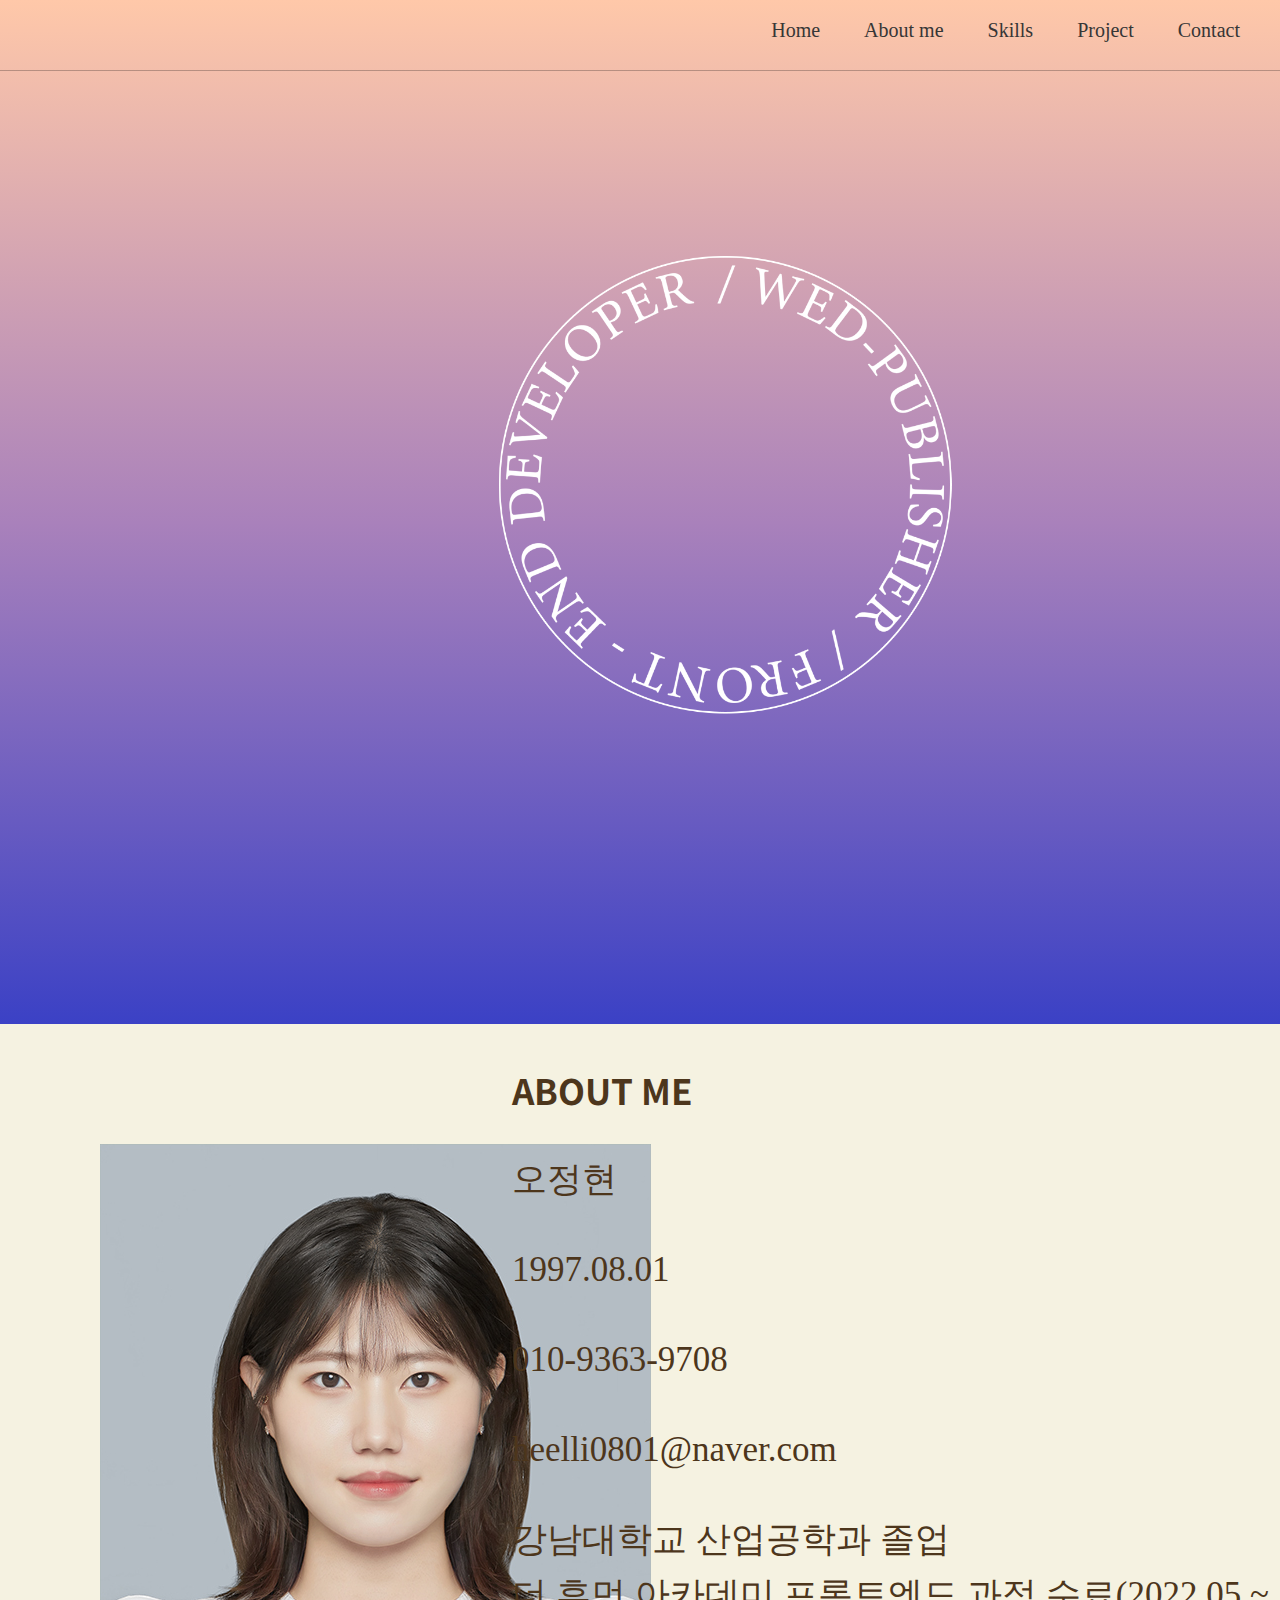
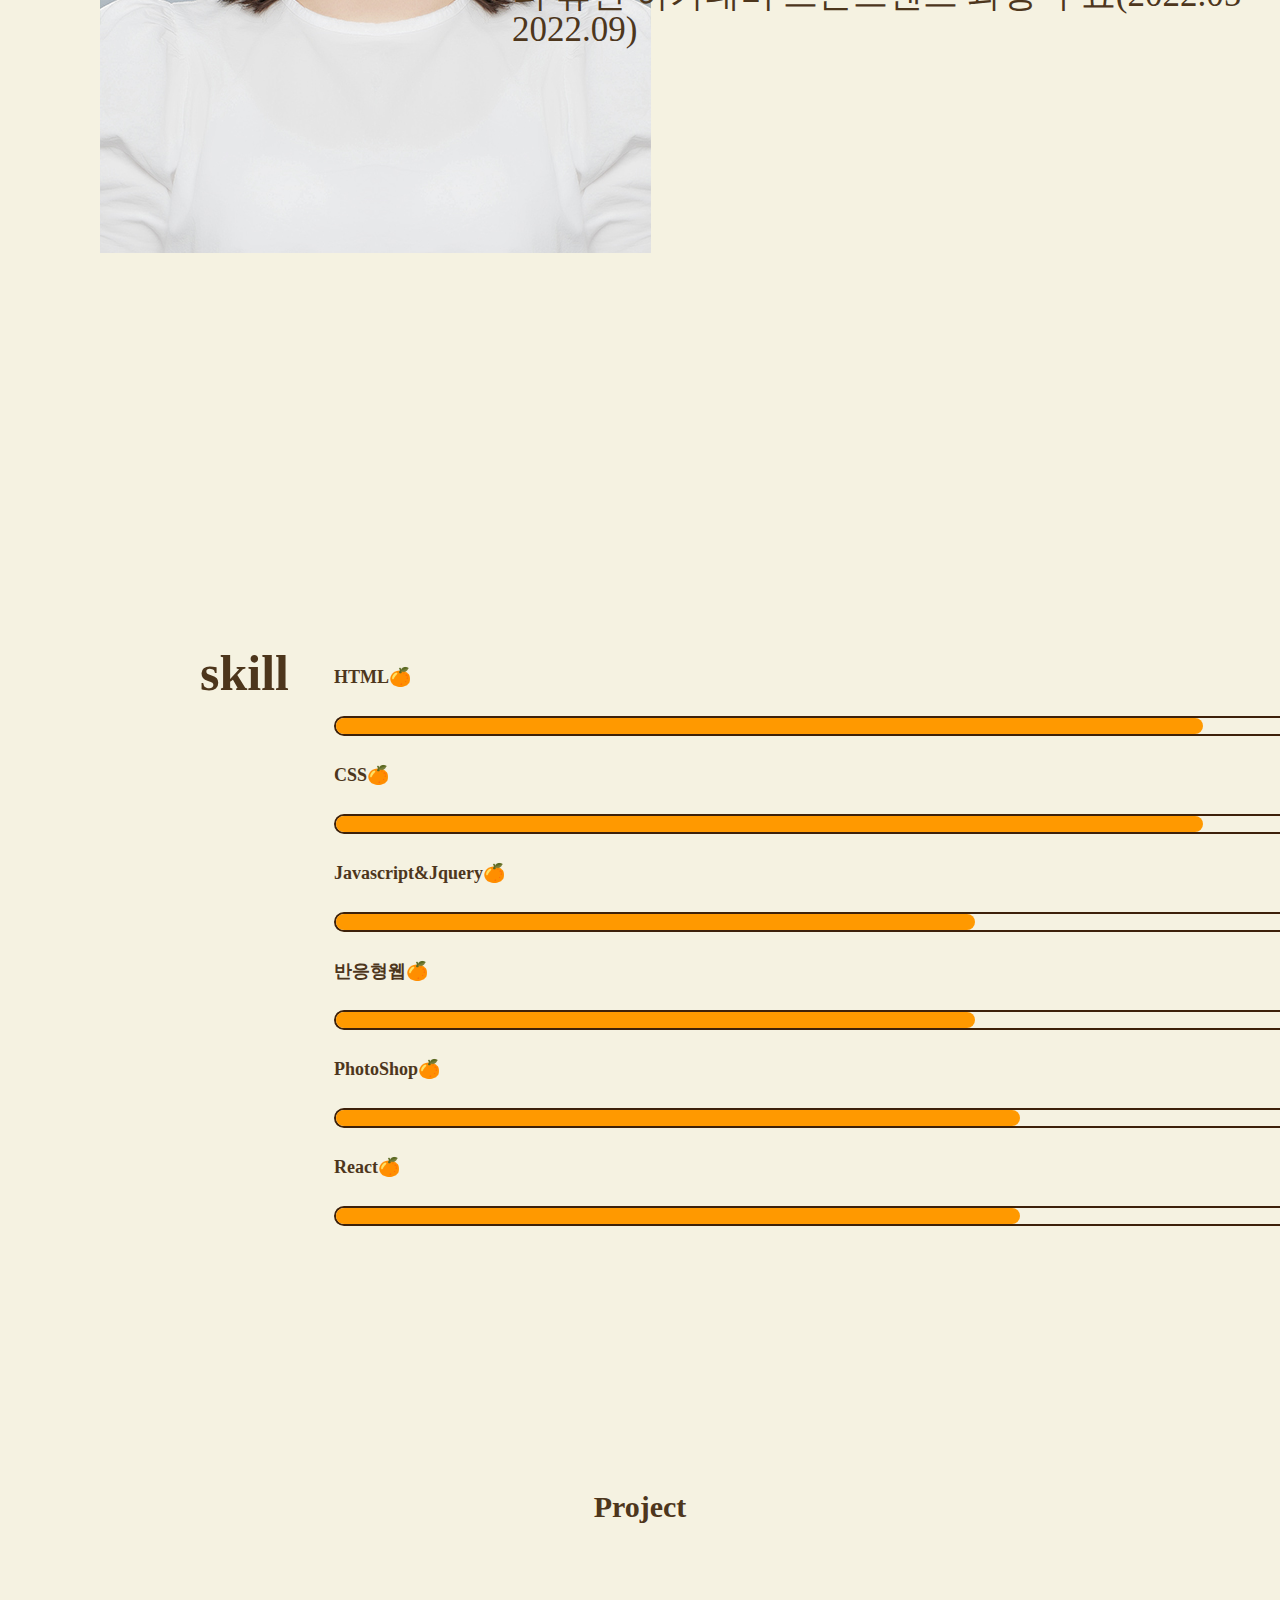
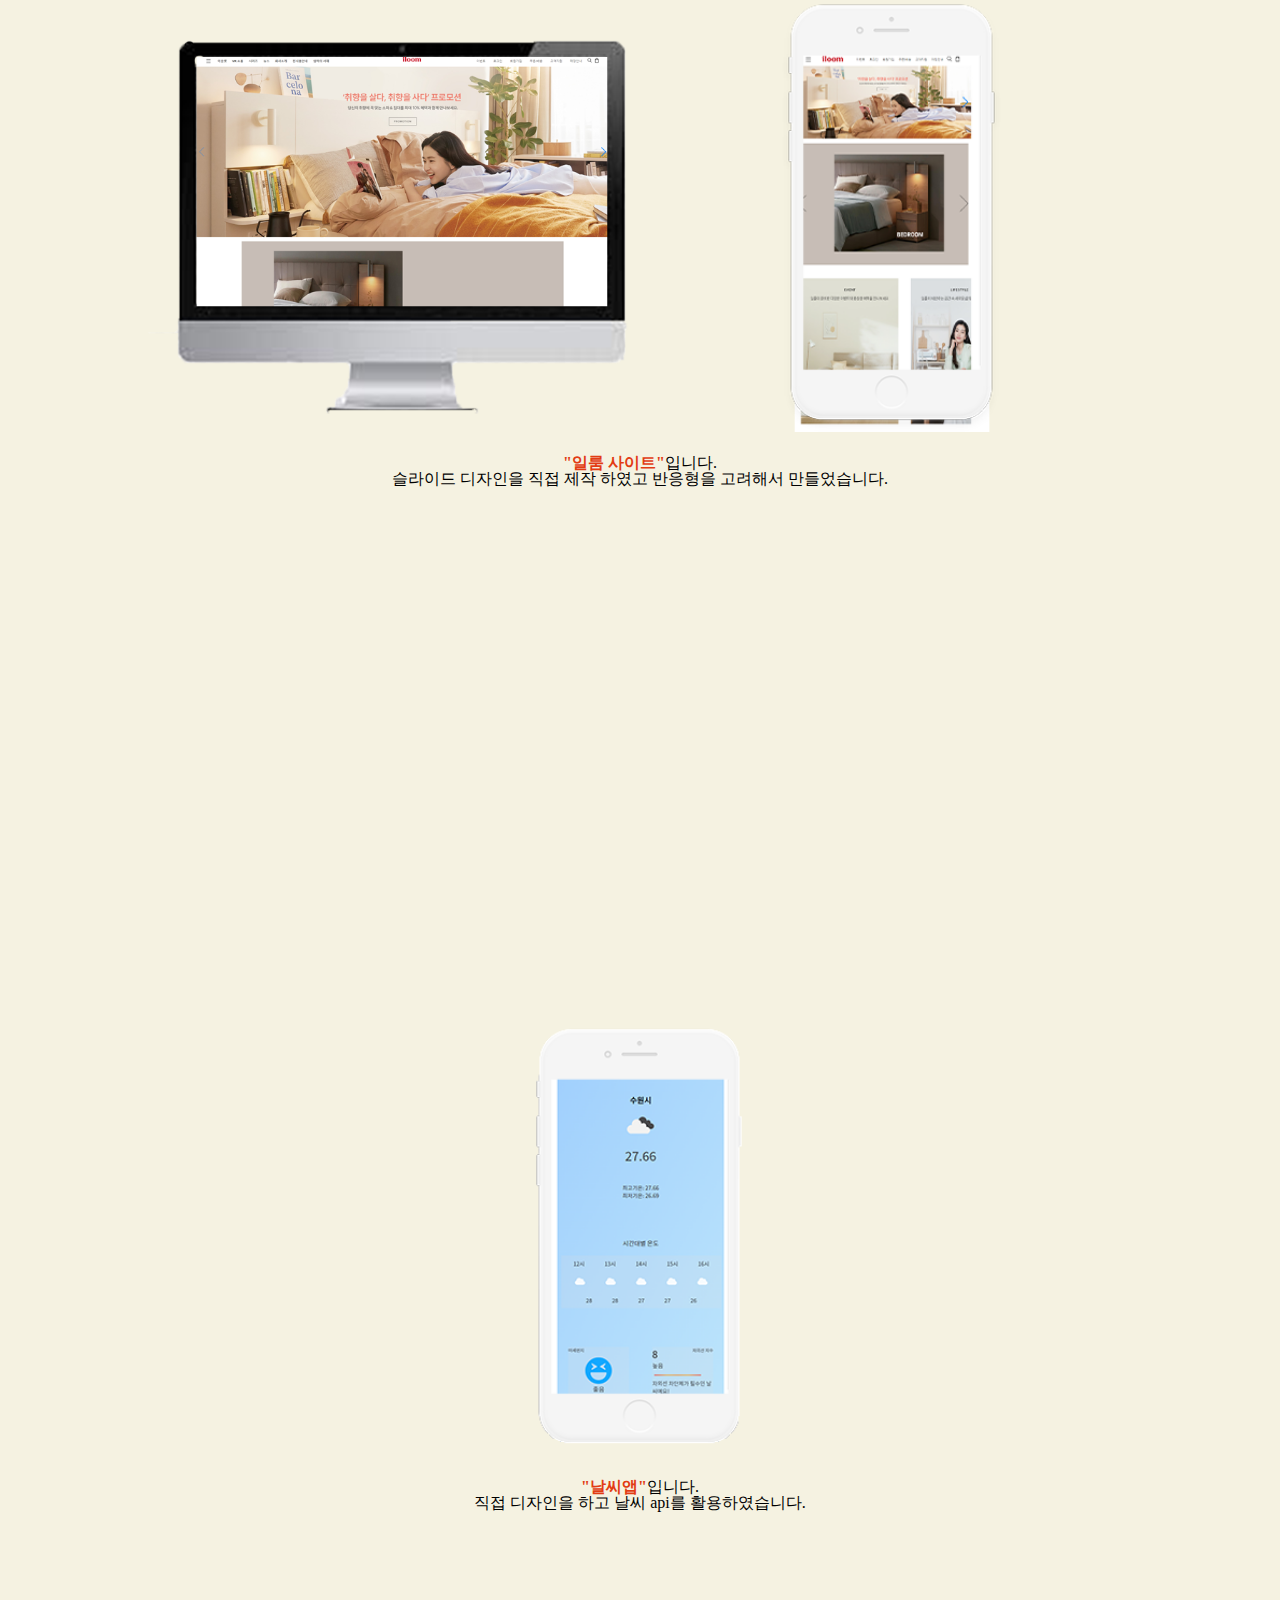
<file: index.html>
<!DOCTYPE html>
<html lang="en">
<head>
    <meta charset="UTF-8">
    <meta http-equiv="X-UA-Compatible" content="IE=edge">
    <meta name="viewport" content="width=device-width, initial-scale=1.0">
    <title>portflio</title>
    <link href="https://fonts.googleapis.com/css2?family=Noto+Sans+KR&display=swap" rel="stylesheet">
    <link rel="stylesheet" href="css/style.css">
    <link rel="stylesheet" href="css/reset.css">

    <script src="js/jquery-2.2.4.min.js"></script>
    <script src="js/script.js" defer></script>
</head>
<body>
    <div id="wrap">
        <div class="home" id="home">
            <div class="logo">
                <a href="#"><img src="./imges/logo1.png" alt="logo"></a>
            </div>
          
           <header class="page-header">
                <div class="inner">
                    <h1><a href="#"logo></a></h1>
                    <nav class="nav">
                        <ul>
                            <li>
                                <a href="#home">Home</a>
                                <a href="#about_me">About me</a>
                                <a href="#skills">Skills</a>
                                <a href="#project">Project</a>
                                <a href="#contact">Contact</a>
                            </li>
                        </ul>
                    </nav>
                </div>
           </header>
        </div>
        <div class="about_me" id="about_me">
            <div> 
                <p>ABOUT ME</p>
                <p>오정현</p>
                <p>1997.08.01</p>
                <p>010-9363-9708</p>
                <p>heelli0801@naver.com</p>
                <p>강남대학교 산업공학과 졸업</p>
                <p>더 휴먼 아카데미 프론트엔드 과정 수료(2022.05 ~ 2022.09)</p>
                <a href="#"><img src="./imges/me.jpg" alt="내사진"></a>
            </div>
        </div>
        <div class="skills_circle" id="skills">
            <div class="skill">
                <a href="#">skill</a>
                <div class="Wrap">
                    <p>HTML🍊</p>
                    <div class="progress-bar">
                        <div class="bar"></div>
                        <div class="num" data-num="95"></div>
                    </div>
                    <p>CSS🍊</p>
                    <div class="progress-bar">
                        <div class="bar"></div>
                        <div class="num" data-num="95"></div>
                    </div>
                    <P>Javascript&Jquery🍊</P>
                    <div class="progress-bar">
                        <div class="bar"></div>
                        <div class="num" data-num="70"></div>
                    </div>
                    <P>반응형웹🍊</P>
                    <div class="progress-bar">
                        <div class="bar"></div>
                        <div class="num" data-num="70"></div>
                    </div>
                    <P>PhotoShop🍊</P>
                    <div class="progress-bar">
                        <div class="bar"></div>
                        <div class="num" data-num="75"></div>
                    </div>
                    <P>React🍊</P>
                    <div class="progress-bar">
                        <div class="bar"></div>
                        <div class="num" data-num="75"></div>
                    </div>
                </div>
            </div>
        </div>
        <div class="project" id="project">
            <div class="text">Project</div>
          <div class="project">
                <div class="mokeup">
                    <a href="./iloom_(반응형)/index.html"><img src="./imges/iloom.png" alt="iloom"></a>
                    <a href="./iloom_(반응형)/index.html"><img src="./imges/moblie.png" alt="iloom"></a>
                </div>
                <ul>
                    <li>
                        <strong>"일룸 사이트"</strong>입니다. <br>
                         슬라이드 디자인을 직접 제작 하였고 반응형을 고려해서 만들었습니다.
                    </li>
                </ul>
          </div>
          <div class="project">
            <div class="mokeup">
                <a href="./날씨 앱/index1.html"><img src="./imges/weatherapp.png" alt="weatherapp"></a>
            </div>
            <ul>
                <li>
                    <strong>"날씨앱"</strong>입니다. <br>
                     직접 디자인을 하고 날씨 api를 활용하였습니다.
                </li>
            </ul>
      </div>
        </div>
        <div class="contact" id="contact">
            
        </div>
    </div>
</body>
</html>
</file>
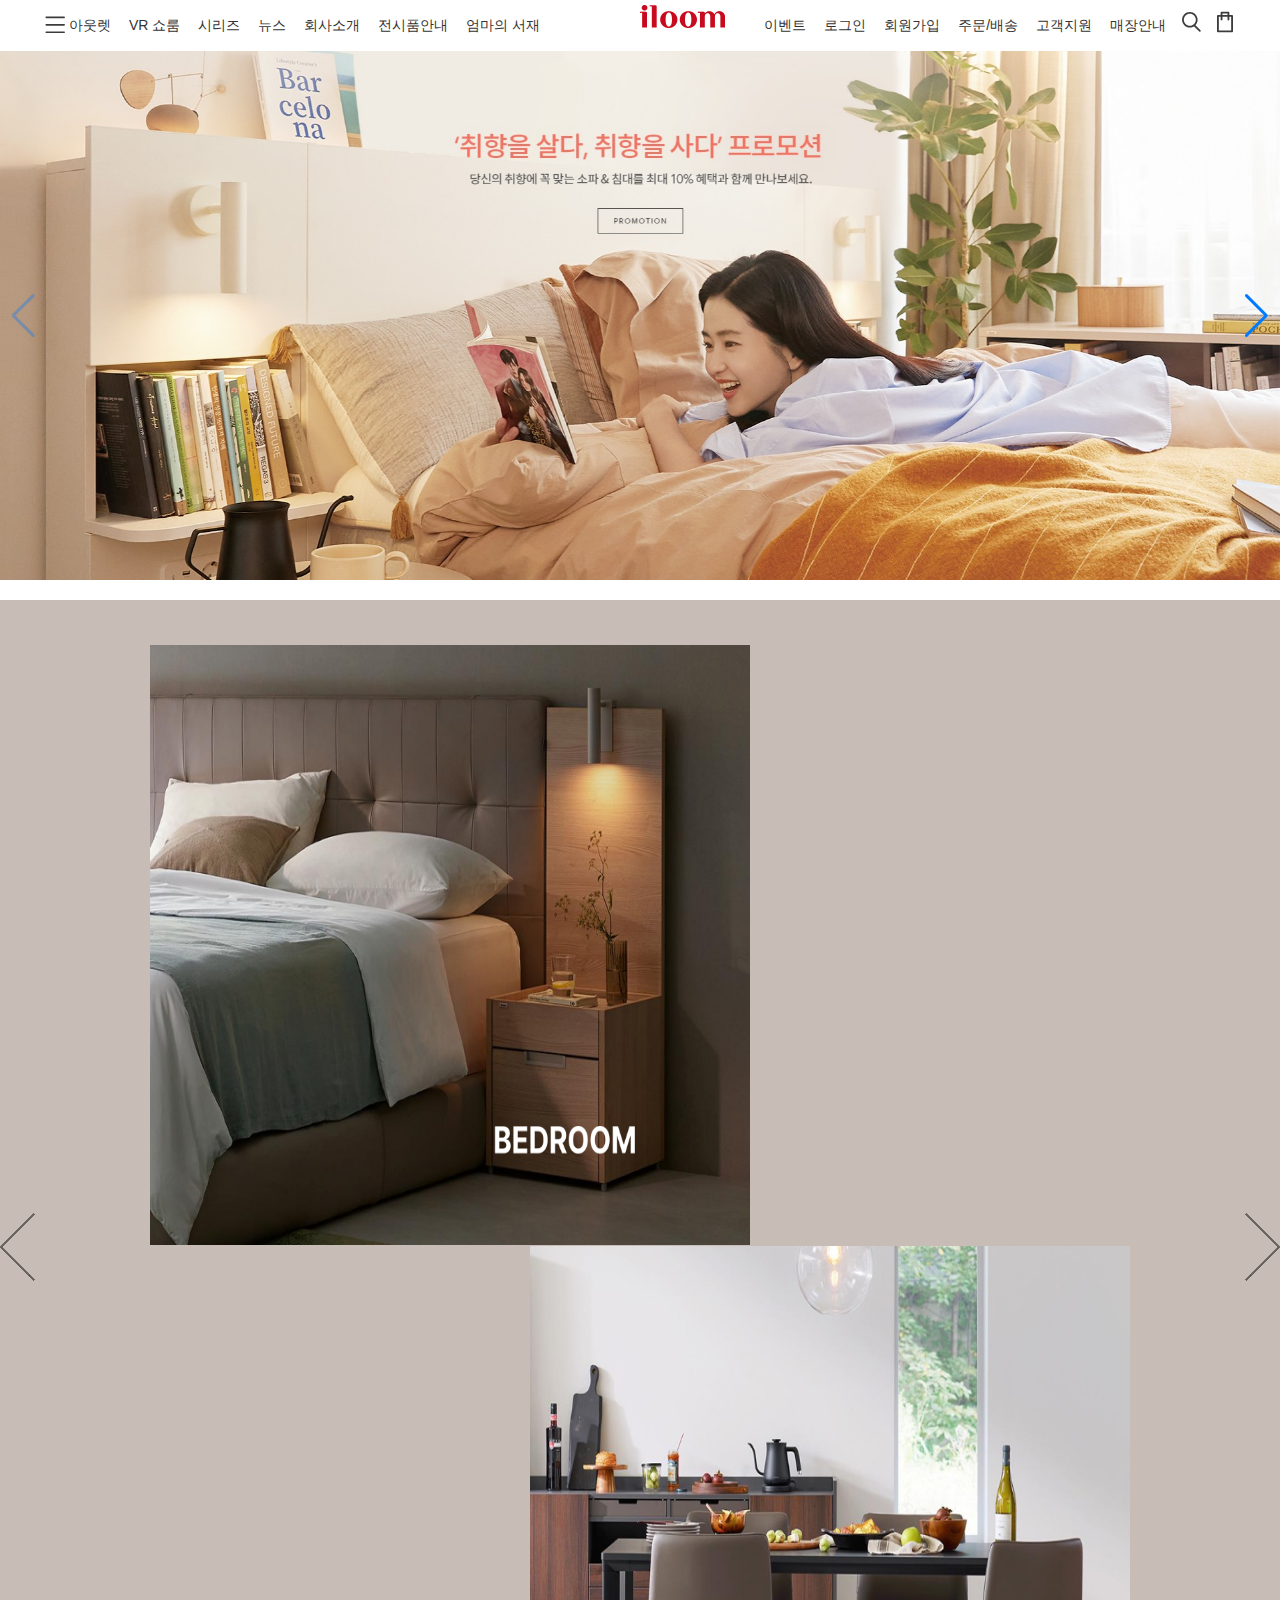
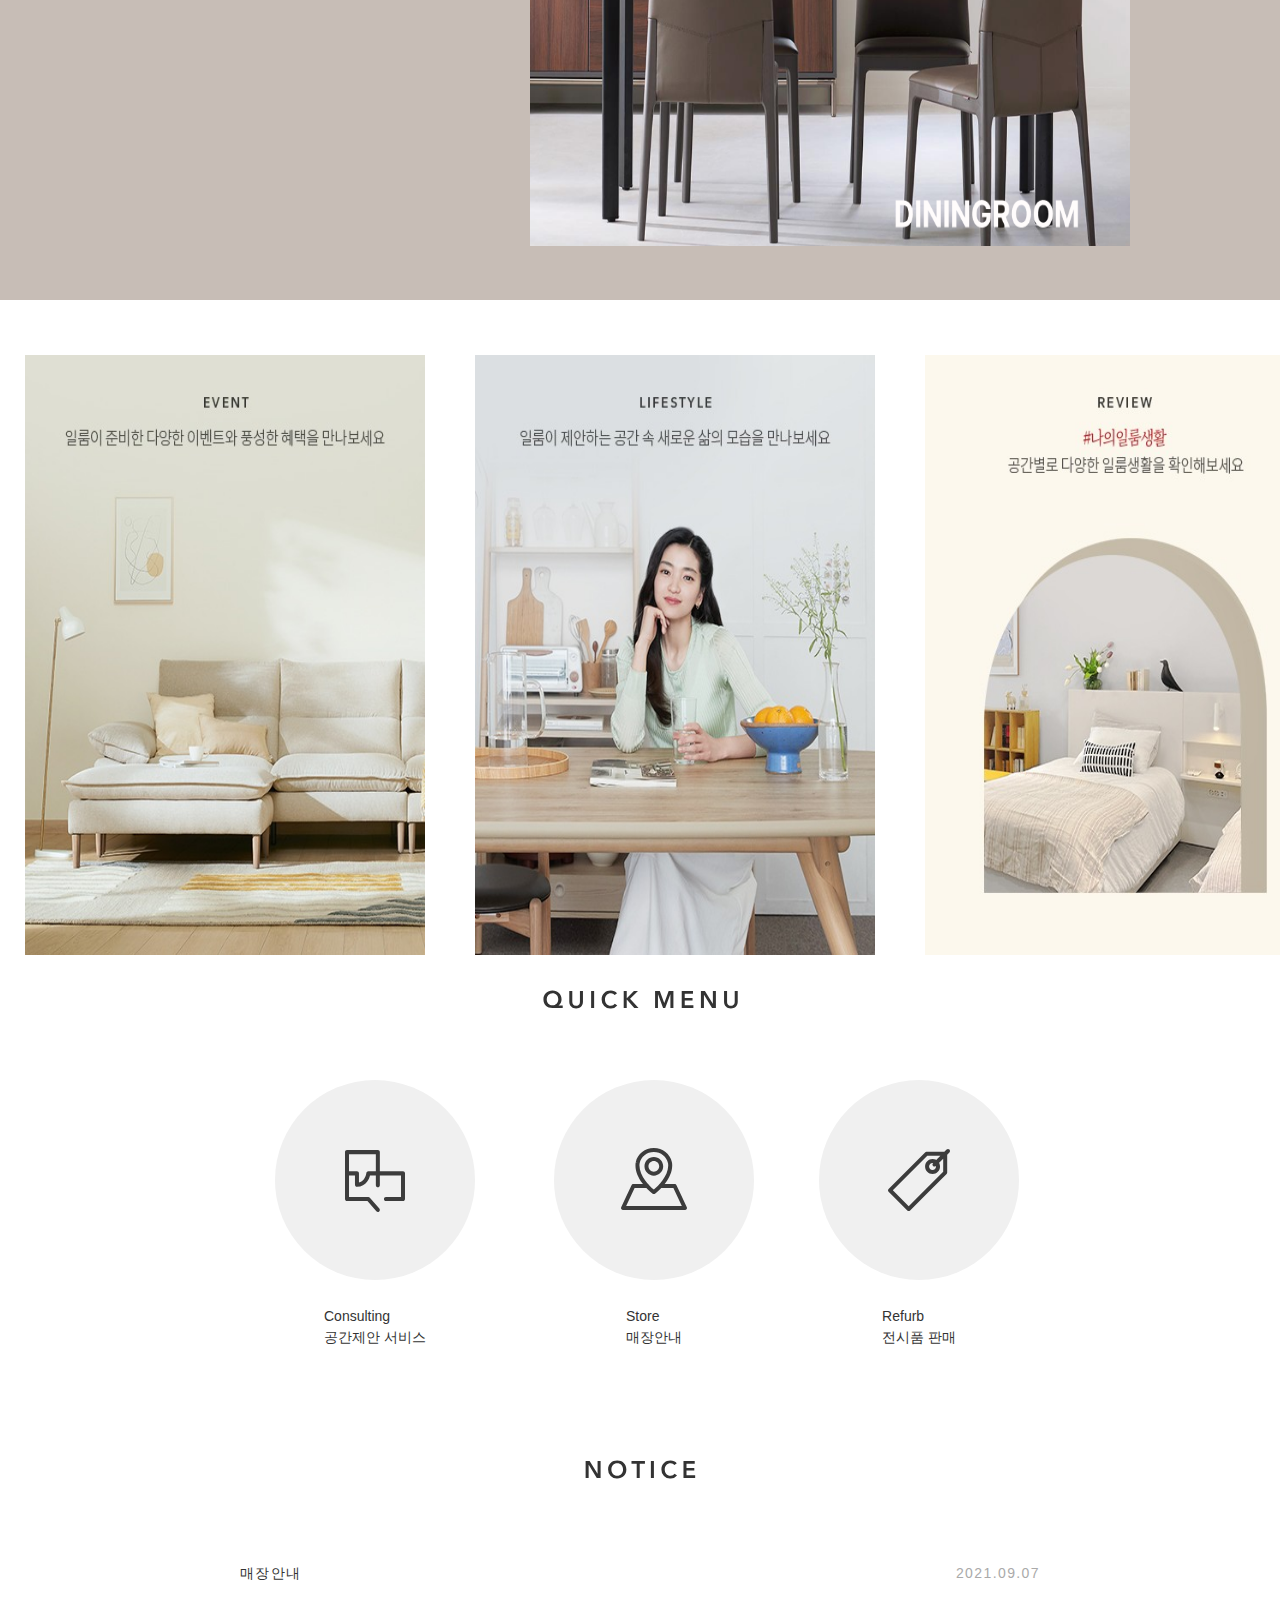
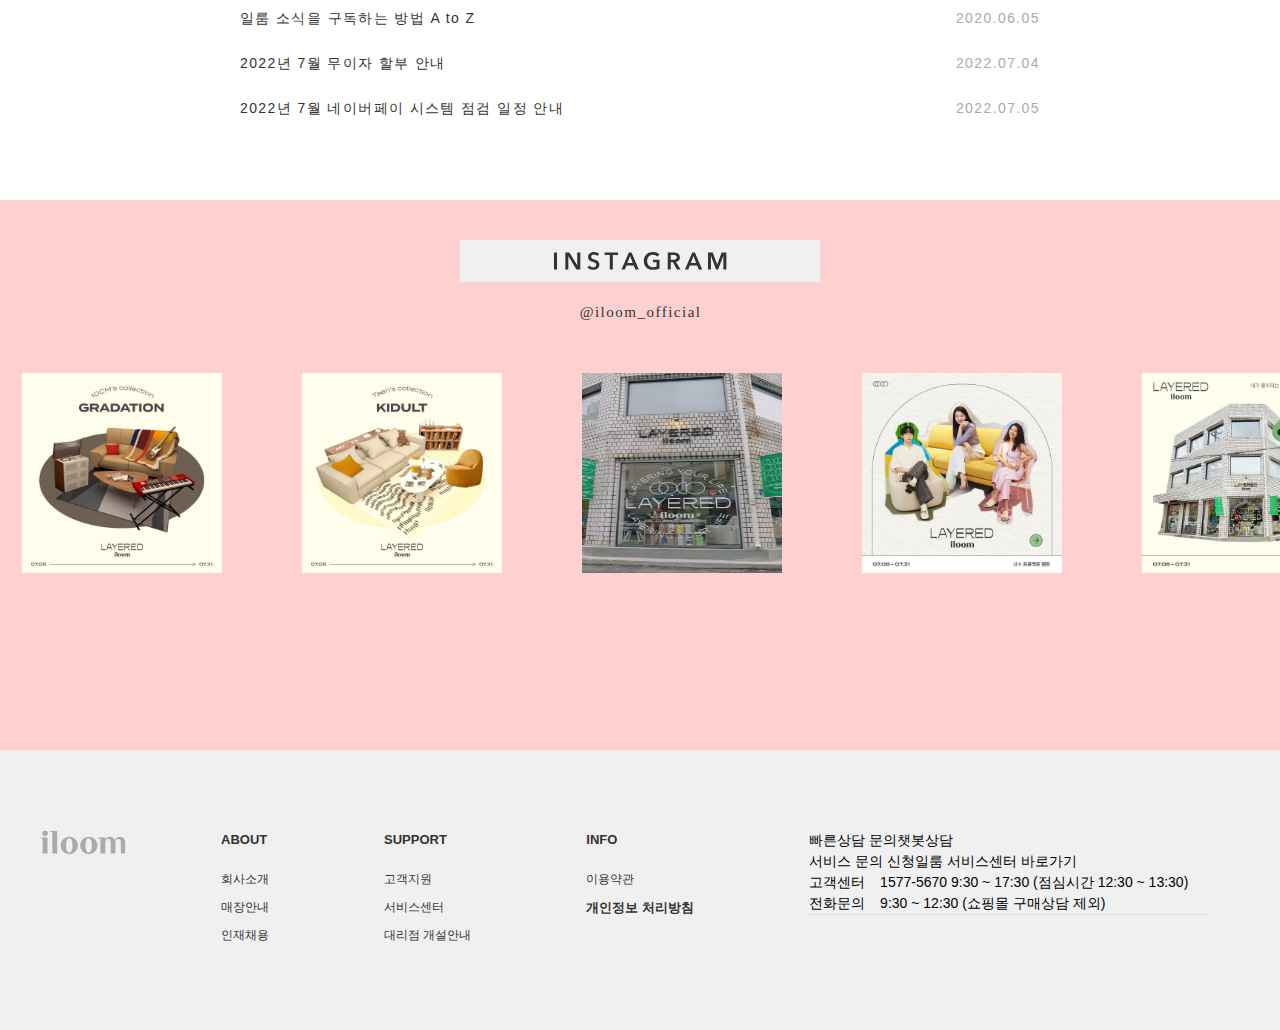
<file: iloom_(반응형)/index.html>
<!DOCTYPE HTML>
<html lang='ko'>
<head>
	<title>일룸</title>
	<meta charset='utf-8'>
	<meta name='Viewport' content='width=device-width, initial-scale=1.0, minimum-scale=1.0, maximum-scale=1.6'>
	<meta name='Title' content='일룸'>
	<meta name='Subject' content='iloom'>
	<meta name='Keywords' content='일룸, 가구, 인테리어, 침대, 소파'>
	<meta name='Author' content='jeonghyun'>
	<meta name='Publisher' content='jeonghyun'>
	<meta name='Description' content='침대, 소파, 식탁 등 리빙 가구와 아이방, 펫가구까지 다양한 제품들로 꿈꾸던 생활을 시작해보세요.'>
	<meta name='Author-Date' content='20220719'>
	<meta name='Robots' content='index,follow'>


	<link rel='stylesheet' href='css/reset.css'>
	<link rel='stylesheet' href='css/style.css'>
	<link rel="stylesheet" href="https://cdn.jsdelivr.net/npm/swiper/swiper-bundle.min.css"/>


    <link href="https://fonts.googleapis.com/css2?family=Noto+Sans+KR&display=swap" rel="stylesheet">
	<link rel='stylesheet' href='https://use.fontawesome.com/releases/v5.5.0/css/all.css' integrity='sha384-B4dIYHKNBt8Bc12p+WXckhzcICo0wtJAoU8YZTY5qE0Id1GSseTk6S+L3BlXeVIU' crossorigin='anonymous'>
	<link rel="stylesheet" href="https://cdnjs.cloudflare.com/ajax/libs/font-awesome/4.7.0/css/font-awesome.min.css">

	<script src="https://cdn.jsdelivr.net/npm/swiper/swiper-bundle.min.js"></script>
	<script src="./js/lib/jquery-1.12.4.min.js"></script>
	<script src="./js/script.js" defer></script>
	


</head>
<body>
	<ul id="skip">
		<li><a href="#header">헤더 바로가기</a></li>
		<li><a href="#nav">메뉴 바로가기</a></li>
		<li><a href="#content">내용 바로가기</a></li>
	</ul>
	<div id="wrap">
		<div class="header">
			<div class="header-area">
					<div class="header-pc">
						<div class="gnb_item">
							<ul class="t_menu">
								<li><img src="./img/icon_menu_30px.svg" alt="menu"></li>
								<li><a href="#">아웃렛</a></li>
								<li><a href="#">VR 쇼룸</a></li>
								<li><a href="#">시리즈</a></li>
								<li><a href="#">뉴스</a></li>
								<li><a href="#">회사소개</a></li>
								<li><a href="#">전시품안내</a></li>
								<li><a href="#">엄마의 서재</a></li>
							</ul>
						</div>
					</div>
					<div class="gnb_logo">
						<a href="#"><img src="./img/gnb_logo.png" alt="logo"></a>
					</div>
					<div class="gnb_item">
						<ul>
							<li><a href="#">이벤트</a></li>
							<li><a href="#">로그인</a></li>
							<li><a href="#">회원가입</a></li>
							<li><a href="#">주문/배송</a></li>
							<li><a href="#">고객지원</a></li>
							<li><a href="#">매장안내</a></li>
						</ul>
						<div class="search-cart">
							<img src="./img/icon_search_30px.svg" alt="search">
							<img src="./img/icon_cart_30px.svg" alt="cart">
						</div>
					</div>
				</div>
				<!-- -----------tablet---------- -->
				<div class="tablet-pc">
					<div class="tablet">
						<ul>
							<li>
								<a href="#" class="tablet-btn">
									<span class="bar1"></span>
									<span class="bar2"></span>
									<span class="bar3"></span>
								</a>
								<ul class="tablet-nav">
									<li><a href="#">VR쇼룸</a></li>
									<li><a href="#">시리즈</a></li>
									<li><a href="#">뉴스</a></li>
									<li><a href="#">엄마의 서재</a></li>
									<li><a href="#">부품판매</a></li>
									<li><a href="#">전시품안내</a></li>
								</ul>
							</li>
						</ul>
					</div>
				</div>
		</div>
		<!-------------------- swiper mySwiper ------------------------>
			<div class="swiper mySwiper">
				<div class="swiper-wrapper">
				  <div class="swiper-slide"><img src="./img/h_01.jpg" alt="배너이미지1"></div>
				  <div class="swiper-slide"><img src="./img/h_02.jpg" alt="배너이미지2"></div>
				  <div class="swiper-slide"><img src="./img/h_03.png" alt="배너이미지3"></div>
				  <div class="swiper-slide"><img src="./img/h_04.jpg" alt="배너이미지4"></div>
				  <div class="swiper-slide"><img src="./img/h_05.jpg" alt="배너이미지5"></div>
				  <div class="swiper-slide"><img src="./img/h_06.jpg" alt="배너이미지6"></div>
				</div>
				<div class="swiper-button-next"></div>
				<div class="swiper-button-prev"></div>
			</div>
		</div>
		<div id="slide" class="slider-banner">
			<div class="container">
				<div class="btn">
					<div class="banner-left-btn"><img src="./img/left_btn.png" alt="leftbtn"></div>
					<div class="banner-right-btn"><img src="./img/right_btn.png" alt="rightbtn"></div>
				</div>
				<ul>
					<li><img src="./img/b-01.png" alt="bed"></li>
					<li><img src="./img/b-02.png" alt="dining"></li>
					<!-- <li><img src="./img/B-03.png" alt="styudy"></li>
					<li><img src="./img/b-04.png" alt="pet"></li>
					<li><img src="./img/B-05.png" alt="kid"></li>
					<li><img src="./img/b-06.png" alt="living"></li>
					<li><img src="./img/b-07.png" alt="library"></li>  -->
				</ul>
			</div>	
		</div>
		<div id="main" class="main-area">
			<ul>
				<li><img src="./img/img5.jpg" alt="event"></li>
				<li><img src="./img/img9.jpg" alt="event"></li>
				<li><img src="./img/img6.jpg" alt="event"></li>
			</ul>
		</div>
		<div id="quick" class="quick-menu">
			<div class="title"><img src="./img/img_quickmenu.svg" alt="quickmenu"></div>
			<ul class="quick-box">
				<li>
					<div class="quick-list"><img src="./img/quick_menu_consulting.svg" alt="consulting"></div>
					<p class="txt">
						<span>Consulting</span>
						<br>
						<span>공간제안 서비스</span>
					</p>
				</li>
				<li>
					<div class="quick-list"><img src="./img/quick_menu_store.svg" alt="store"></div>
					<p class="txt">
						<span>Store</span>
						<br>
						<span>매장안내</span>
					</p>
				</li>
				<li>
					<div class="quick-list"><img src="./img/quick_menu_refurb.svg" alt="refurb"></div>
					<p class="txt">
						<span>Refurb</span>
						<br>
						<span>전시품 판매</span>
					</p>
				</li>

			</ul>
		</div>
		<div id="notice" class="notice-area">
			<div class="n-title"><img src="./img/img_notice.svg" alt="notice"></div>
			<div class="notice-wrap">
				<div class="notice-box">
					<p>
						<span class="txt">매장안내</span>
						<span class="date">2021.09.07</span>
					</p>
					<p>
						<span class="txt">일룸 소식을 구독하는 방법 A to Z</span>
						<span class="date">2020.06.05</span>
					</p>
					<p>
						<span class="txt">2022년 7월 무이자 할부 안내</span>
						<span class="date">2022.07.04</span>
					</p>
					<p>
						<span class="txt">2022년 7월 네이버페이 시스템 점검 일정 안내</span>
						<span class="date">2022.07.05</span>
					</p>
				</div>
				<div class="notice-box">
					<p>
						<span class="txt">매장안내</span>
						<span class="date">2021.09.07</span>
					</p>
					<p>
						<span class="txt">일룸 소식을 구독하는 방법 A to Z</span>
						<span class="date">2020.06.05</span>
					</p>
					<p>
						<span class="txt">2022년 7월 무이자 할부 안내</span>
						<span class="date">2022.07.04</span>
					</p>
					<p>
						<span class="txt">2022년 7월 네이버페이 시스템 점검 일정 안내</span>
						<span class="date">2022.07.05</span>
					</p>
				</div>
			</div>
		</div>
		<div id="instargram" class="instargram-area">
			<div class="title">
				<img src="./img/instagram_1.svg" alt="instargram">
				<br>
				<img src="./img/instagram_2.svg" alt="instargram">
			</div>
			<ul>
				<li><a href="#"><img src="./img/i_01.jpg" alt="img1"></a></li>
				<li><a href="#"><img src="./img/i_02.jpg" alt="img2"></a></li>
				<li><a href="#"><img src="./img/i_03.jpg" alt="img3"></a></li>
				<li><a href="#"><img src="./img/i_04.jpg" alt="img4"></a></li>
				<li><a href="#"><img src="./img/i_05.jpg" alt="img5"></a></li>
			</ul>
		</div>
		<div id="footer" class="footer-area">
			<ul class="footer-inner">
			  <li>
				  <ul class="footer-inner-box">
					<li class="ft_inner"><a href="#"><img src="./img/footer_logo.png" alt="footerlogo"></a></li>
					 <li class="ft_inner">
						  <ul>
							  <li class="footer-top">ABOUT</li>
							  <li class="footer-top-i">회사소개</li>
							  <li class="footer-top-i">매장안내</li>
							  <li class="footer-top-i">인재채용</li>
						  </ul>	
					  </li> 
					  <li class="ft_inner">
						  <ul>
							  <li class="footer-top">SUPPORT</li>
							  <li class="footer-top-i">고객지원</li>
							  <li class="footer-top-i">서비스센터</li>
							  <li class="footer-top-i">대리점 개설안내</li>
						  </ul>	
					  </li> 
					  <li class="ft_inner">
						  <ul>
							  <li class="footer-top">INFO</li>
							  <li class="footer-top-i">이용약관</li>
							  <li class="footer-top">개인정보 처리방침</li>
						  </ul>
					   </li> 
					   <li class="c_inner">
						<ul>
							<dl>
								<dt>빠른상담 문의</dt>
								<dt>챗봇상담</dt>
							</dl>
							<dl>
								<dt>서비스 문의 신청</dt>
								<dt>일룸 서비스센터 바로가기</dt>
							</dl>
							<dl>
								<dt>고객센터 전화문의</dt>
								<dt>
									<span>1577-5670</span>
									<span>9:30 ~ 17:30 (점심시간 12:30 ~ 13:30)</span>
									<span>9:30 ~ 12:30 (쇼핑몰 구매상담 제외)</span>
								</dt>
							</dl>
						</ul>
					 </li> 
				   </ul>
			   </li>
			   <li class="bootom-footer"></li>
			</ul>
		</div>
	</div>
	
</div>
</body>
</html>
</file>
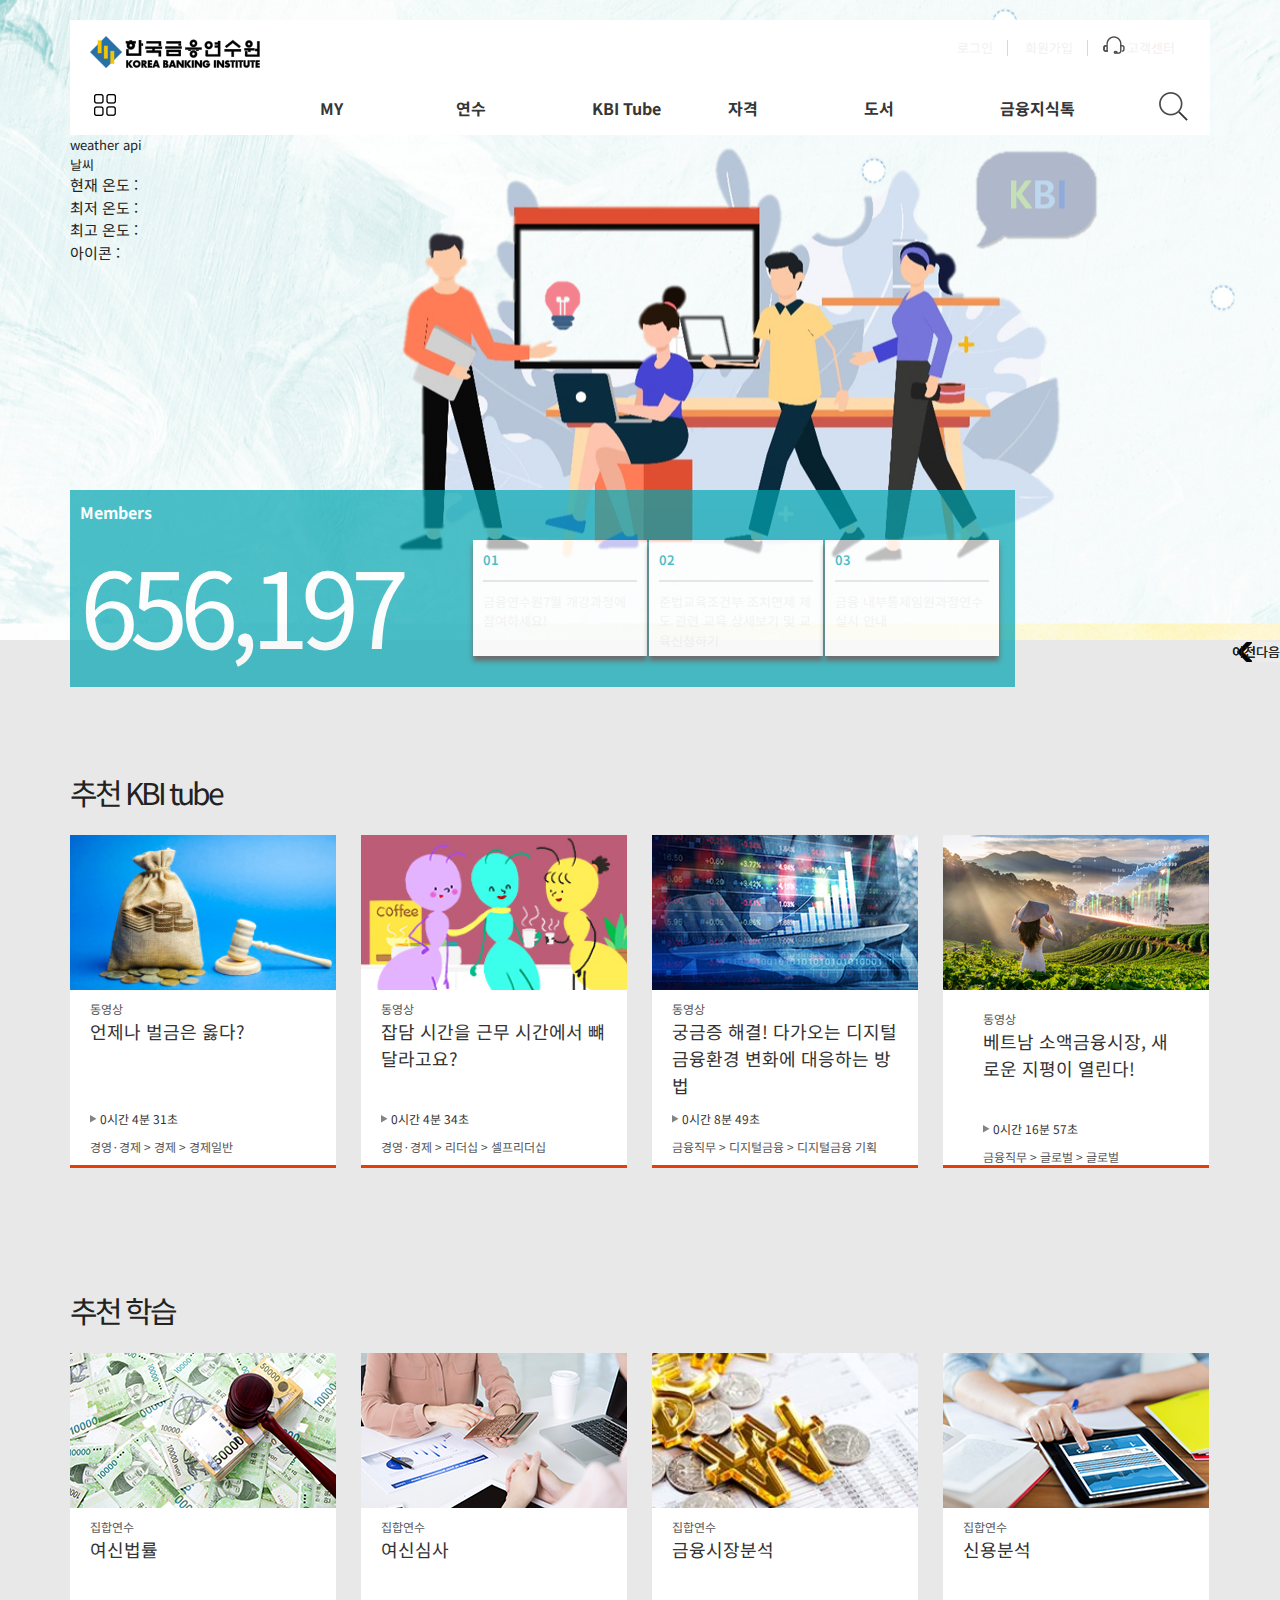
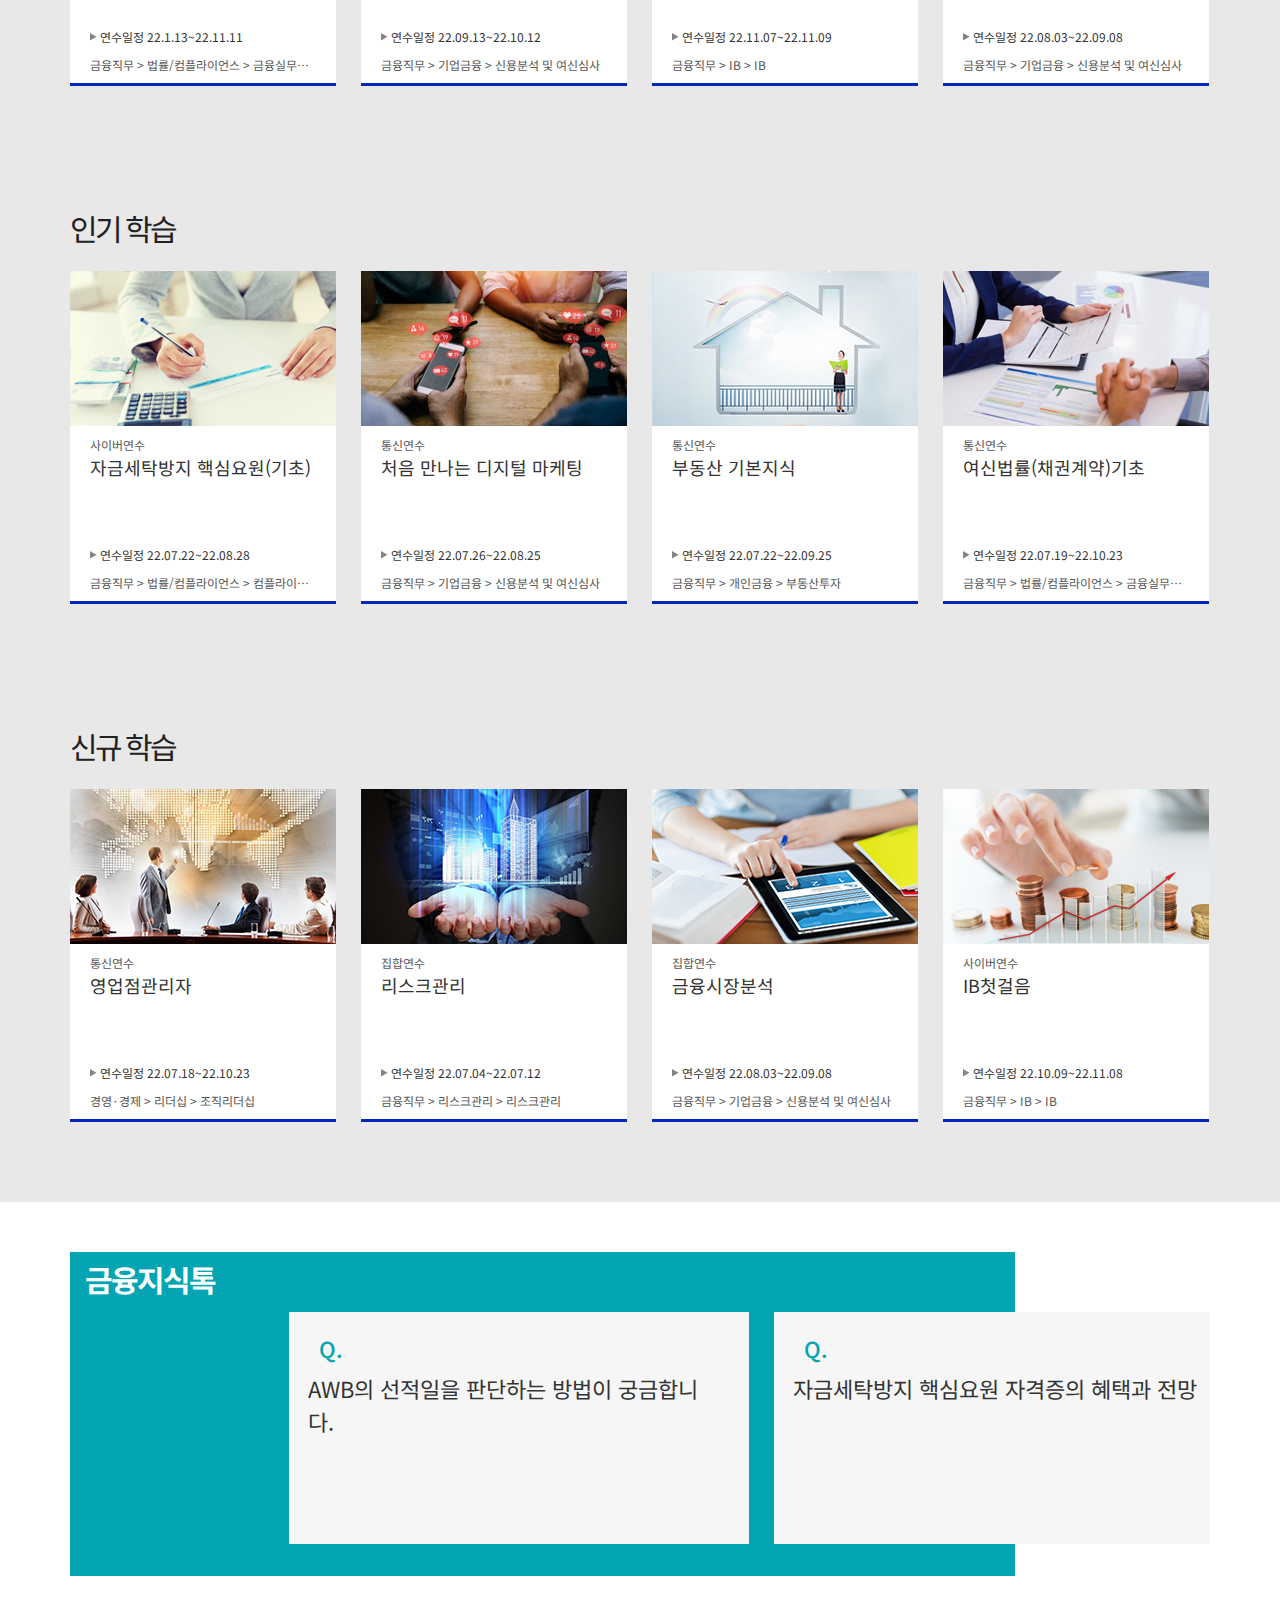
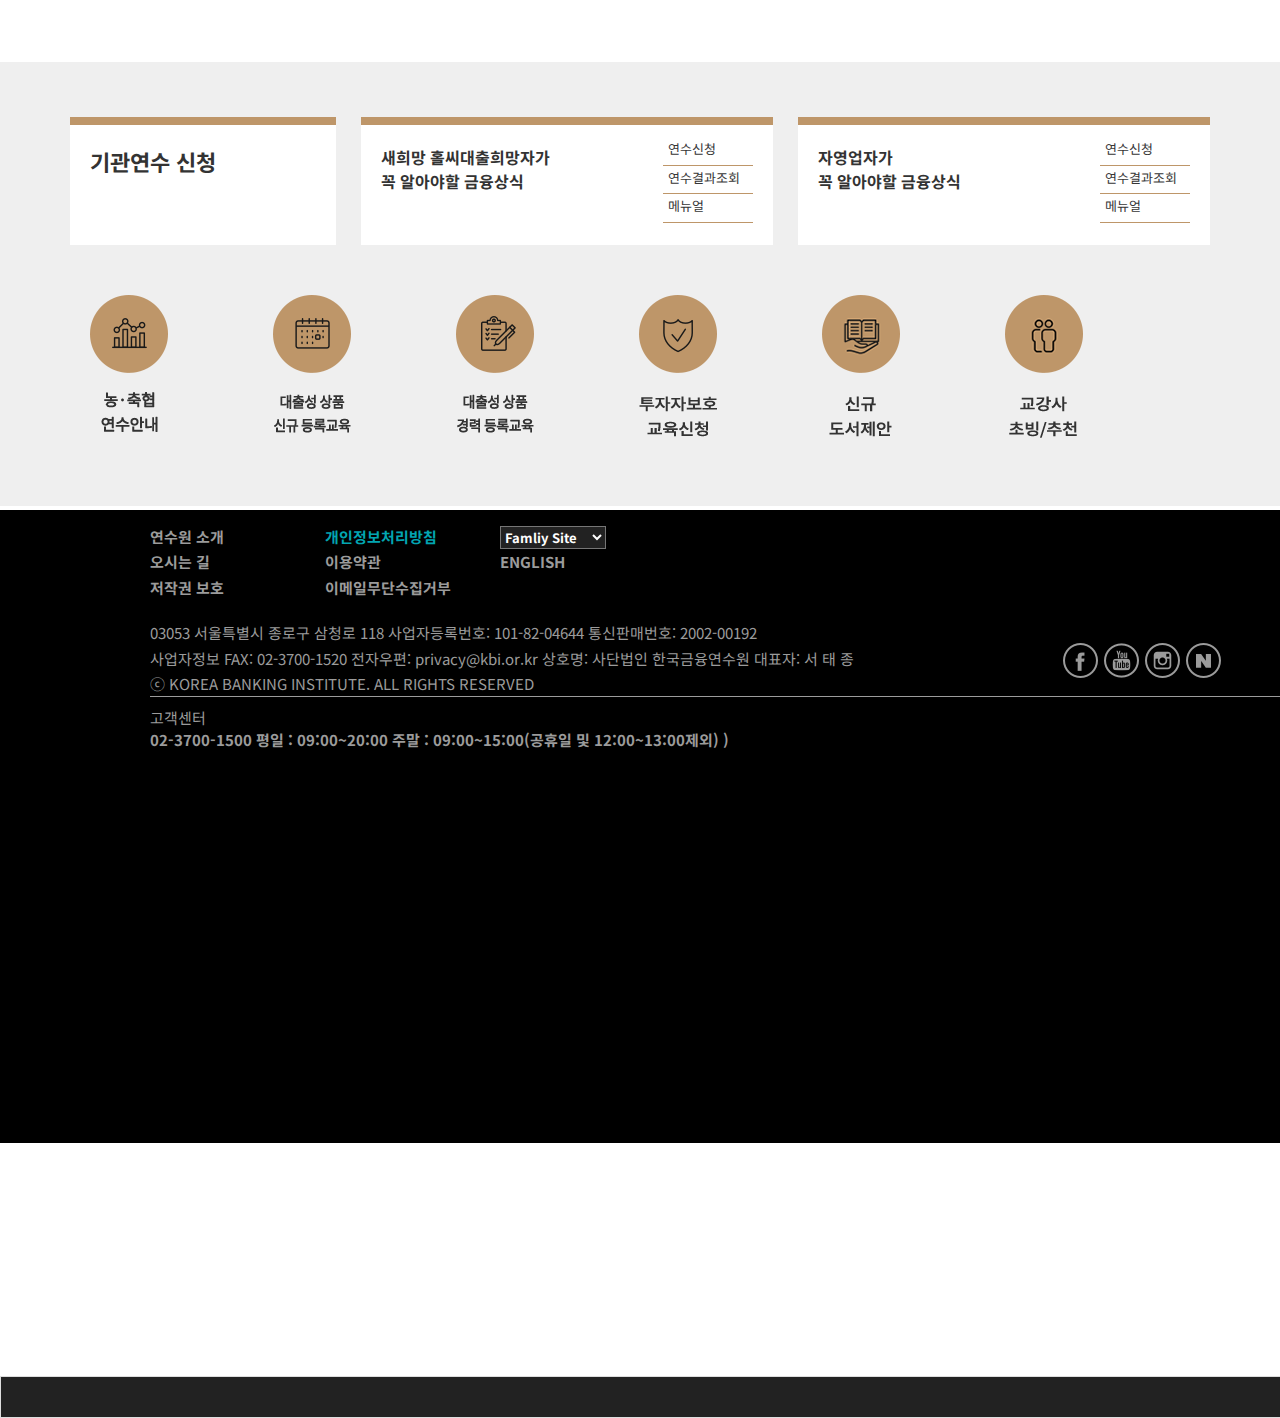
<file: KBI_main/index.html>
<!DOCTYPE HTML>
<html lang='ko'>
<head>
	<title> </title>
	<meta charset='utf-8'>
	<meta name='Viewport' content='width=device-width, initial-scale=1.0, minimum-scale=1.0, maximum-scale=1.6'>
	<meta name='Title' content='한국금융연수원 메인화면'>
	<meta name='Subject' content='한국금융연수원 메인화면'>
	<meta name='Keywords' content='한국금융연수원, 한국금융, 금융, 연수원'>
	<meta name='Author' content=''>
	<meta name='Publisher' content='오정현'>
	<meta name='Description' content='한국금융연수원 메인화면 클론코딩입니다.'>
	<meta name='Author-Date' content='20220620'>
	<meta name='Copyright' content=''>
	<meta name='Robots' content='index,follow'>


	<link rel='stylesheet' href='css/reset.css'>
	<link rel='stylesheet' href='css/style.css'>

	<link rel='stylesheet' href='https://use.fontawesome.com/releases/v5.5.0/css/all.css' integrity='sha384-B4dIYHKNBt8Bc12p+WXckhzcICo0wtJAoU8YZTY5qE0Id1GSseTk6S+L3BlXeVIU' crossorigin='anonymous'>
	<link rel="stylesheet" href="https://cdnjs.cloudflare.com/ajax/libs/font-awesome/4.7.0/css/font-awesome.min.css">

	<script src="https://code.jquery.com/jquery-2.2.4.min.js"></script>

	<!-- 현재 날씨 -->
	<script src="https://momentjs.com/downloads/moment-with-locales.js"></script>    <!-- moment들어가면 설명되어 있음 -->
    <script>
        $(function(){
            $.getJSON('http://api.openweathermap.org/data/2.5/weather?id=1835848&appid=ce6880ec9be7c75b87a48cec3cbef7bb&units=metric',function(data){
                //alert(data.weather[0].icon)             //순번가져오는 방법
                let minTemp=data.main.temp_min; //최저 온도
                let maxTemp=data.main.temp_max;  //최고 온도
                let temp=data.main.temp;            //현재 온도
                let icon=data.weather[0].icon;          //아이콘
                let dt=data.dt;
                let d=new Date();
                /* dd =`${moment(d).format(`dddd, Do MM YYYY`)}`; */  /*yyyy순서 바꿔서 써두 됨 */
                dd =`${moment(d).format(`dddd, YYYY MM Do `)}`;

                $('.ctemp').append(temp);
                $('.cmintemp').append(minTemp);
                $('.cmaxtemp').append(maxTemp);
                $('.cicon').append('<img src="http://openweathermap.org/img/wn/'+icon+'@2x.png" />');   //아이콘 생성방법 (open weather사이트를 사용해서)
                $('h2').append(dd)

            });                      
        });
    </script>
<!-- 뉴스  -->
<style>
	ul{list-style: none;}
	a{text-decoration: none; color: rgb(243, 239, 239);}
	.wrap{width: 100%; border: 1px solid #ddd;background: #222; padding: 20px;}

</style>
<script>
	$(function(){
		$.ajax({
			url:"news.php",
			dataType:"xml",
			success:function(data){
				let $items=$(data).find("item");
				if( $items.length > 0){
					$items=$items.slice(0, 10);
					let $ulTag=$("<ul />");
					$.each($items, function(i, o){
						let $title=$(o).find("title").text();
						let $link=$(o).find("link").text();


						let $aTag=$("<a />").attr({"href":$link, "target":"_blank"}).text($title);
						let $liTag=$("<li />").append($aTag);
						$ulTag.append($liTag);
					})
					$('.wrap').append($ulTag);
				}
			}
		});
	});
</script>
 
</head>
<body>
	<ul id="skip">
		<li><a href="#header">헤더 바로가기</a></li>
		<li><a href="#nav">메뉴 바로가기</a></li>
		<li><a href="#content">내용 바로가기</a></li>
	</ul>
	<div id="wrap">
		<div id="header">
			<div class="container">
				<div class="h_inner">
					<div class="h_top">
						<div class="h_logo">
							<h1><a href="#"><img src="./img/kbi_logo.png" alt="logo"></a></h1>
						</div>
						<div class="h_gnb_menu">
							<ul>
								<li><a href="#">로그인</a></li>
								<li><a href="#">회원가입</a></li>
								<li><a href="#"><i class="icon_customer"></i> 고객센터</a></li>
							</ul>
						</div>
					</div>
					<div class="h_menu_w">
						<button type="button" class="bnt_h_allmenu"><span class="ir_so">전체메뉴 열기</span></button>
						<div class="nav">
							<div class="menu-bg">
								<ul>
									<li><a href="#">연수 프로그램</a></li>
									<li><a href="#">DT연수 프로그램</a></li>
									<li><a href="#">연수 일정</a></li>
									<li><a href="#">연수 로드맵</a></li>
									<li><a href="#">이벤트</a></li>
								</ul>
							</div>
							<ul class="nav_list">
								<li><a href="#" title="MY">MY</a>
									<div class="twodepth">
										<ul>
											<li><a href="#">MY 학습</a></li>
											<li><a href="#">찜 &책바구니</a></li>
											<li><a href="#">MY 일정</a></li>
											<li><a href="#">MY 정보</a></li>
											<li><a href="#">MY 신청현황</a></li>
											<li><a href="#">MY 쿠폰</a></li>
											<li><a href="#">MY 활동</a></li>
										</ul>
									</div>
								</li>
								<li><a href="#" title="연수">연수</a>
									<div class="twodepth">
										<ul>
											<li><a href="#">추천연수</a></li>
											<li><a href="#">연수안내</a></li>
											<li><a href="#">연수일정</a></li>
											<li><a href="#">맞춤연수</a></li>
											<li><a href="#">금융 DT 아케데미</a></li>
											<li><a href="#">과정제안</a></li>
											<li><a href="#">Egg&Apple</a></li>
										</ul>
									</div>
								</li>
								<li><a href="#" title="KBI Tube">KBI Tube</a>
									<div class="twodepth">
										<ul>
											<li><a href="#">추천 KBI tube</a></li>
											<li><a href="#">전체콘텐츠</a></li>
											<li><a href="#">무료콘텐츠</a></li>
											<li><a href="#">서비스안내</a></li>
											<li><a href="#">스튜디오</a></li>
										</ul>
									</div>
								</li>
								<li><a href="#" title="자격">자격</a>
									<div class="twodepth">
										<ul>
											<li><a href="#">자격시험 안내</a></li>
											<li><a href="#">시험일정</a></li>
											<li><a href="#">접수확인 및 취소</a></li>
											<li><a href="#">합격자 발표</a></li>
											<li><a href="#">자격관리 및 발급</a></li>
											<li><a href="#">자격관련 공지사항</a></li>
										</ul>
									</div>
								</li>
								<li><a href="#" title="도서">도서</a>
									<div class="twodepth">
										<ul>
											<li><a href="#">도서안내</a></li>
											<li><a href="#">전체도서</a></li>
											<li><a href="#">주문내역</a></li>
										</ul>
									</div>
								</li>
								<li><a href="#" title="금융지식톡">금융지식톡</a>
									<div class="twodepth">
										<ul>
											<li><a href="#">오늘의 금융지식톡</a></li>
											<li><a href="#">질문&답변</a></li>
											<li><a href="#">베스트 금융지식인</a></li>
										</ul>
									</div>
								</li>
							</ul>
						</div>
						<button type="button" class="bnt_h_search"><span class="ir_so">검색</span></button>
					</div>
				</div>
			</div>
			<h1>weather api</h1>
			<h2>날씨</h2>
			<div class="ctemp">현재 온도 : </div>
			<div class="cmintemp">최저 온도 : </div>
			<div class="cmaxtemp">최고 온도 : </div>
			<div class="cicon">아이콘 : </div>
		</div> 

		<div id="banner" class="banner-wrap">
			<ul>
				<li class="banner-slide1"><a href="#" class="ir_pm">금융 내부통제임원과정</a></li>
				<li class="banner-slide2"><a href="#" class="ir_pm">금융 내부통제임원과정 연수실시 안내</a></li>
				<li class="banner-slide3"><a href="#" class="ir_pm">금융 내부통제임원과정 연수실시 안내</a></li>
			</ul>
			<div class="vm_ctr_w">
				<button type="button" class="vtn_icon_prev active" disabled="disabled">
					<span class="ir_so"></span>
				</button>
				<button type="button" class="vtn_icon_pause">
					<span class="ir_so"></span>
				</button>
				<button type="button" class="vtn_icon_play">
					<span class="ir_so"></span>
				</button>
				<button type="button" class="vtn_icon_next">
					<span class="ir_so"></span>
				</button>
			</div>
		</div>
		<div id="mebmerBoxArea" class="mebers_box">
			<div class="container">
				<div class="i-bg">
					<div class="mb_info">
						<strong class="tit_cWhite">Members</strong>
						<span class="txt_cWhite counter">656,197</span>
					</div>
					<div class="member-list-wrap">
						<ul>
							<li>
								<a href="#">
									<span class="num">01</span>
									<em class="m_txt">금융연수원7월 개강과정에 참여하세요!</em>
								</a>
							</li>
							<li>
								<a href="#">
									<span class="num">02</span>
									<em class="m_txt">준법교육조건부 조치면제 제도 관련 교육 상세보기 및 교육신청하기</em>
								</a>
							</li>
							<li>
								<a href="#">
									<span class="num">03</span>
									<em class="m_txt">금융 내부통제임원과정연수실시 안내</em>
								</a>
							</li>
						</ul>
					</div>
				</div>
			</div>
			
		</div>
		<div id="contents" class="cf">
			<div class="main-section-kbitube main-section">
				<div class="container">
					<h2>추천 KBI tube</h2>
					<ul class="cf">
						<li>
							<div class="thumbnail_red">
								<div class="thum_layer_w  thum-bg1">
									<div class="thum-bg">
										<div class="thum-a-wrap">
											<a href="#">상세보기</a>
											<a href="#">회원권구입</a>
										</div>
									</div>
								</div>
								<div class="thum_cont">
									<div class="thum_cont_head">
										<h4>동영상</h4>
										<h3>언제나 벌금은 옳다?</h3>
									</div>
									<div class="thum_cont_foot">
										<span class="time">0시간 4분 31초</span>
										<span class="txt_categori">경영·경제 > 경제 > 경제일반</span>
									</div>
								</div>
							</div>
						</li>
						<li>
							<div class="thumbnail_red">
								<div class="thum_layer_w  thum-bg2">
									<div class="thum-bg">
										<div class="thum-a-wrap">
											<a href="#">상세보기</a>
											<a href="#">회원권구입</a>
										</div>
									</div>
								</div>
								<div class="thum_cont">
									<div class="thum_cont_head">
										<h4>동영상</h4>
										<h3>잡담 시간을 근무 시간에서 뺴달라고요?</h3>
									</div>
									<div class="thum_cont_foot">
										<span class="time">0시간 4분 34초</span>
										<span class="txt_categori">경영·경제 > 리더십 > 셀프리더십</span>
									</div>
								</div>
							</div>
						</li>
						<li>
							<div class="thumbnail_red">
								<div class="thum_layer_w  thum-bg3">
									<div class="thum-bg">
										<div class="thum-a-wrap">
											<a href="#">상세보기</a>
											<a href="#">회원권구입</a>
										</div>
									</div>
								</div>
								<div class="thum_cont">
									<div class="thum_cont_head">
										<h4>동영상</h4>
										<h3>궁금증 해결! 다가오는 디지털금융환경 변화에 대응하는 방법</h3>
									</div>
									<div class="thum_cont_foot">
										<span class="time">0시간 8분 49초</span>
										<span class="txt_categori">금융직무 > 디지털금융 > 디지털금융 기획</span>
									</div>
								</div>
							</div>
						</li>
						<li>
							<div class="thumbnail_red">
								<div class="thum_layer_w  thum-bg4">
									<div class="thum-bg">
										<div class="thum-a-wrap">
											<a href="#">상세보기</a>
											<a href="#">회원권구입</a>
										</div>
									</div>
								</div>
								<div class="thum_cont">
									<div class="thum_cont">
										<div class="thum_cont_head">
											<h4>동영상</h4>
											<h3>베트남 소액금융시장, 새로운 지평이 열린다!</h3>
										</div>
										<div class="thum_cont_foot">
											<span class="time">0시간 16분 57초</span>
											<span class="txt_categori">금융직무 > 글로벌 > 글로벌</span>
										</div>
									</div>
								</div>
							</div>
						</li>
					</ul>
					<!-- <div class="arrow-btn">
						<button type="button" class="btn_icon_prev active" disabled="disabled" >
							<span class="ir_so"></span>
						</button>
						<button type="button" class="btn_icon_next active" disabled="disabled" >
							<span class="ir_so"></span>
						</button>
					</div> -->
				</div>
			</div>
			<div class="main-section-recommand main-section">
				<div class="container">
					<h2>추천 학습</h2>
					<ul class="cf">
						<li>
							<div class="thumbnail_blue">
								<div class="thum_layer_w  thum-bg5"></div>
								<div class="thum_cont">
									<div class="thum_cont_head">
										<h4>집합연수</h4>
										<h3>여신법률</h3>
									</div>
									<div class="thum_cont_foot">
										<span class="time">연수일정 22.1.13~22.11.11</span>
										<span class="txt_categori">금융직무 > 법률/컴플라이언스 > 금융실무법률</span>
									</div>
								</div>
							</div>
						</li>
						<li>
							<div class="thumbnail_blue">
								<div class="thum_layer_w  thum-bg6"></div>
								<div class="thum_cont">
									<div class="thum_cont_head">
										<h4>집합연수</h4>
										<h3>여신심사</h3>
									</div>
									<div class="thum_cont_foot">
										<span class="time">연수일정 22.09.13~22.10.12</span>
										<span class="txt_categori">금융직무 > 기업금융 > 신용분석 및 여신심사</span>
									</div>
								</div>
							</div>
						</li>
						<li>
							<div class="thumbnail_blue">
								<div class="thum_layer_w  thum-bg7"></div>
								<div class="thum_cont">
									<div class="thum_cont_head">
										<h4>집합연수</h4>
										<h3>금융시장분석</h3>
									</div>
									<div class="thum_cont_foot">
										<span class="time">연수일정 22.11.07~22.11.09</span>
										<span class="txt_categori">금융직무 > IB > IB</span>
									</div>
								</div>
							</div>
						</li>
						<li>
							<div class="thumbnail_blue">
								<div class="thum_layer_w  thum-bg8"></div>
								<div class="thum_cont">
									<div class="thum_cont_head">
										<h4>집합연수</h4>
										<h3>신용분석</h3>
									</div>
									<div class="thum_cont_foot">
										<span class="time">연수일정 22.08.03~22.09.08</span>
										<span class="txt_categori">금융직무 > 기업금융 > 신용분석 및 여신심사</span>
									</div>
								</div>
							</div>
						</li>
					</ul>
					<div class="arrow-btn">
						<button type="button" class="btn_icon_prev active" disabled="disabled" >
							<span class="ir">이전</span>
						</button>
						<button type="button" class="btn_icon_next active" disabled="disabled" >
							<span class="ir">다음</span>
						</button>
					</div>
				</div>
			</div>
			<div class="main-section-recommand main-section">
				<div class="container">
					<h2>인기 학습</h2>
					<ul class="cf">
						<li>
							<div class="thumbnail_blue">
								<div class="thum_layer_w  thum-bg9"></div>
								<div class="thum_cont">
									<div class="thum_cont_head">
										<h4>사이버연수</h4>
										<h3>자금세탁방지 핵심요원(기초)</h3>
									</div>
									<div class="thum_cont_foot">
										<span class="time">연수일정 22.07.22~22.08.28</span>
										<span class="txt_categori">금융직무 > 법률/컴플라이언스 > 컴플라이언스/자금세탁방지</span>
									</div>
								</div>
							</div>
						</li>
						<li>
							<div class="thumbnail_blue">
								<div class="thum_layer_w  thum-bg10"></div>
								<div class="thum_cont">
									<div class="thum_cont_head">
										<h4>통신연수</h4>
										<h3>처음 만나는 디지털 마케팅</h3>
									</div>
									<div class="thum_cont_foot">
										<span class="time">연수일정 22.07.26~22.08.25</span>
										<span class="txt_categori">금융직무 > 기업금융 > 신용분석 및 여신심사</span>
									</div>
								</div>
							</div>
						</li>
						<li>
							<div class="thumbnail_blue">
								<div class="thum_layer_w  thum-bg11"></div>
								<div class="thum_cont">
									<div class="thum_cont_head">
										<h4>통신연수</h4>
										<h3>부동산 기본지식</h3>
									</div>
									<div class="thum_cont_foot">
										<span class="time">연수일정 22.07.22~22.09.25</span>
										<span class="txt_categori">금융직무 > 개인금융 > 부동산투자</span>
									</div>
								</div>
							</div>
						</li>
						<li>
							<div class="thumbnail_blue">
								<div class="thum_layer_w  thum-bg12"></div>
								<div class="thum_cont">
									<div class="thum_cont_head">
										<h4>통신연수</h4>
										<h3>여신법률(채권계약)기초</h3>
									</div>
									<div class="thum_cont_foot">
										<span class="time">연수일정 22.07.19~22.10.23</span>
										<span class="txt_categori">금융직무 > 법률/컴플라이언스 > 금융실무법률</span>
									</div>
								</div>
							</div>
						</li>
					</ul>
					<div class="arrow-btn">
						<button type="button" class="btn_icon_prev active" disabled="disabled" >
							<span class="ir">이전</span>
						</button>
						<button type="button" class="btn_icon_next active" disabled="disabled" >
							<span class="ir">다음</span>
						</button>
					</div>
				</div>
			</div>
			<div class="main-section-recommand main-section">
				<div class="container">
					<h2>신규 학습</h2>
					<ul class="cf">
						<li>
							<div class="thumbnail_blue">
								<div class="thum_layer_w  thum-bg13"></div>
								<div class="thum_cont">
									<div class="thum_cont_head">
										<h4>통신연수</h4>
										<h3>영업점관리자</h3>
									</div>
									<div class="thum_cont_foot">
										<span class="time">연수일정 22.07.18~22.10.23</span>
										<span class="txt_categori">경영·경제 > 리더십 > 조직리더십</span>
									</div>
								</div>
							</div>
						</li>
						<li>
						   <div class="thumbnail_blue">
								<div class="thum_layer_w  thum-bg14"></div>
								<div class="thum_cont">
									<div class="thum_cont_head">
										<h4>집합연수</h4>
										<h3>리스크관리</h3>
									</div>
									<div class="thum_cont_foot">
										<span class="time">연수일정 22.07.04~22.07.12</span>
										<span class="txt_categori">금융직무 > 리스크관리 > 리스크관리</span>
									</div>
								</div>
						    </div>
						</li>
						<li>
							<div class="thumbnail_blue">
								<div class="thum_layer_w  thum-bg15"></div>
								<div class="thum_cont">
									<div class="thum_cont_head">
										<h4>집합연수</h4>
										<h3>금융시장분석</h3>
									</div>
									<div class="thum_cont_foot">
										<span class="time">연수일정 22.08.03~22.09.08</span>
										<span class="txt_categori">금융직무 > 기업금융 > 신용분석 및 여신심사</span>
									</div>
								</div>
							</div>
						</li>
						<li>
							<div class="thumbnail_blue">
								<div class="thum_layer_w  thum-bg16"></div>
								<div class="thum_cont">
									<div class="thum_cont_head">
										<h4>사이버연수</h4>
										<h3>IB첫걸음</h3>
									</div>
									<div class="thum_cont_foot">
										<span class="time">연수일정 22.10.09~22.11.08</span>
										<span class="txt_categori">금융직무 > IB > IB</span>
									</div>
								</div>
							</div>
						</li>
					</ul>
					<div class="arrow-btn">
						<button type="button" class="btn_icon_prev active" disabled="disabled" >
							<span class="ir">이전</span>
						</button>
						<button type="button" class="btn_icon_next active" disabled="disabled" >
							<span class="ir">다음</span>
						</button>
					</div>
				</div>
			</div>
			<div class="main-section-white">
				<div class="container">
					<div class="ms_inner">
						<h2>금융지식톡</h2>
				        <div class="ms_slider_w">
							<div class="slider_outer">
								<div class="slider_wrapper">
									<ul id="talk_slider" class="lightslider">
										<li class="ms_list">
											<a href="#" class="link_talk">
												<span class="tit_question_blue">Q.</span>
												<span class="tit_question_dk">AWB의 선적일을 판단하는 방법이 궁금합니다.</span>
											</a>
										</li>
										<li>
											<a href="#" class="link_talk">
												<span class="tit_question_blue">Q.</span>
												<span class="tit_question_dk">자금세탁방지 핵심요원 자격증의 혜택과 전망</span>
											</a>
										</li>
										<li>
											<a href="#" class="link_talk">
												<span class="tit_question_blue">Q.</span>
												<span class="tit_question_dk">자금세탁방지에 대해 궁금합니다.</span>
											</a>
										</li>
										<li>
											<a href="#" class="link_talk">
												<span class="tit_question_blue">Q.</span>
												<span class="tit_question_dk">장애인 대출 접수시 관행 질문입니다.</span>
											</a>
										</li>
										<li>
											<a href="#" class="link_talk">
												<span class="tit_question_blue">Q.</span>
												<span class="tit_question_dk">개인고객의 정의를 알 수 있을까요?</span>
											</a>
										</li>
										<li>
											<a href="#" class="link_talk">
												<span class="tit_question_blue">Q.</span>
												<span class="tit_question_dk">자금세탁방지  핵심요원(기초) 1개월이 몇시간 강의 인가요?</span>
											</a>
										</li>
									</ul>
								</div>
							</div>
					    </div>
						<div class="ms_slider_ctr">
							<button type="button" class="btn_icon_prev" disabled="disabled" >
								<span class="ir">이전</span>
							</button>
							<button type="button" class="btn_icon_next activer" disabled="disabled" >
								<span class="ir">다음</span>
							</button>
						</div>
					</div>
				</div>
			</div>
			<div class="main_section_banner">
				<div class="msb_inner">
					<div class="msb_box">
						<a href="#"><p class="msb_tit">기관연수 신청</p></a>
					</div>
					<div class="msb_box_big">
						<p>새희망 홀씨대출희망자가<br>꼭 알아야할 금융상식</p>
						<ul>
							<li><a href="#">연수신청</a></li>
							<li><a href="#">연수결과조회</a></li>
							<li><a href="#">메뉴얼</a></li>
						</ul>
					</div>
					<div class="msb_box_big">
						<p>자영업자가<br> 꼭 알아야할 금융상식</p>
						<ul>
							<li><a href="#">연수신청</a></li>
							<li><a href="#">연수결과조회</a></li>
							<li><a href="#">메뉴얼</a></li>
						</ul>
					</div>
					<div class="mci_list_w">
						<ul>
							<li><a href="#" target="_blank"><img src="./img/img_banner07.png" alt="NH농협 연수안내"></a></li>
							<li><a href="#"><img src="./img/img_banner02.png" alt="대출성 상품 신규 등록교육 신청"></a></li>
							<li><a href="#"><img src="./img/img_banner03.png" alt="대출성 상품 경력 등록교육 신청"></a></li>
							<li><a href="#"><img src="./img/img_banner04.png" alt="투자자 보호 교육신청"></a></li>
							<li><a href="#"><img src="./img/img_banner05.png" alt="신규과정 도서제안"></a></li>
							<li><a href="#"><img src="./img/img_banner06.png" alt="교강사 초빙추천"></a></li>
						</ul>
					</div>
				</div>
			</div>
		</div>
		<div id="footer">
			<div class="container">
				<div class="footer_top">
					<div class="f_links_w">
						<ul>
							<li><a href="#">연수원 소개</a></li>
							<li><a href="#">오시는 길</a></li>
							<li><a href="#">저작권 보호</a></li>
						</ul>
						<ul>
							<li><a href="#" class="a_color">개인정보처리방침</a></li>
							<li><a href="#">이용약관</a></li>
							<li><a href="#">이메일무단수집거부</a></li>
						</ul>
						<ul>
							<li>
								<select name="" id="">
									<option value="">Famliy Site</option>
									<option value="">전국은행연합회</option>
									<option value="">한국금융연구원</option>
									<option value="">국제금융센터</option>
									<option value="">한국신용정보원</option>
								</select>
							</li>
							<li><a href="#">ENGLISH</a></li>
						</ul>
					</div>
					<div class="f_address_sns">
						<div class="f_adress">
							<p>
								03053 서울특별시 종로구 삼청로 118  사업자등록번호: 101-82-04644  통신판매번호: 2002-00192 
								<br>
								사업자정보  FAX: 02-3700-1520  전자우편: privacy@kbi.or.kr  상호명: 사단법인  한국금융연수원  대표자: 서 태 종
								<br>
								ⓒ KOREA BANKING INSTITUTE. ALL RIGHTS RESERVED
							</p>
						</div>
						<div class="sns">
							<ul>
								<li class="sns_f"><a href="#"></a></li>
								<li class="sns_y"><a href="#"></a></li>
								<li class="sns_i"><a href="#"></a></li>
								<li class="sns_n"><a href="#"></a></li>
							</ul>
						</div>
					</div>
				</div>
				<div class="footer_bottom">
					<strong class="tit_cc">고객센터</strong>
					<p class="txt_cc">
						<strong class="fBo">02-3700-1500</strong>
						평일 : 09:00~20:00 주말 : 09:00~15:00(공휴일 및 12:00~13:00제외) )
					</p>
				</div>
			</div>
			
			<!-- 카카오맵 -->
			<div id="map" style="width:100%;height:350px;"></div>

			<script type="text/javascript" src="//dapi.kakao.com/v2/maps/sdk.js?appkey=364528033342b1761842fb52b0317cd6"></script>
			<script>
			var mapContainer = document.getElementById('map'), // 지도를 표시할 div 
				mapOption = { 
					center: new kakao.maps.LatLng(37.5857825, 126.9828019), // 지도의 중심좌표
					level: 3 // 지도의 확대 레벨
				};
			
			var map = new kakao.maps.Map(mapContainer, mapOption); // 지도를 생성합니다
			
			// 마커가 표시될 위치입니다 
			var markerPosition  = new kakao.maps.LatLng(37.5857825, 126.9828019); 
			
			// 마커를 생성합니다
			var marker = new kakao.maps.Marker({
				position: markerPosition
			});
			
			// 마커가 지도 위에 표시되도록 설정합니다
			marker.setMap(map);
			
			// 아래 코드는 지도 위의 마커를 제거하는 코드입니다
			// marker.setMap(null);    
			</script>
		</div>
		<!-- 뉴스 -->
		<div class="wrap">

		</div>
    </div>
</body>
</html>
</file>
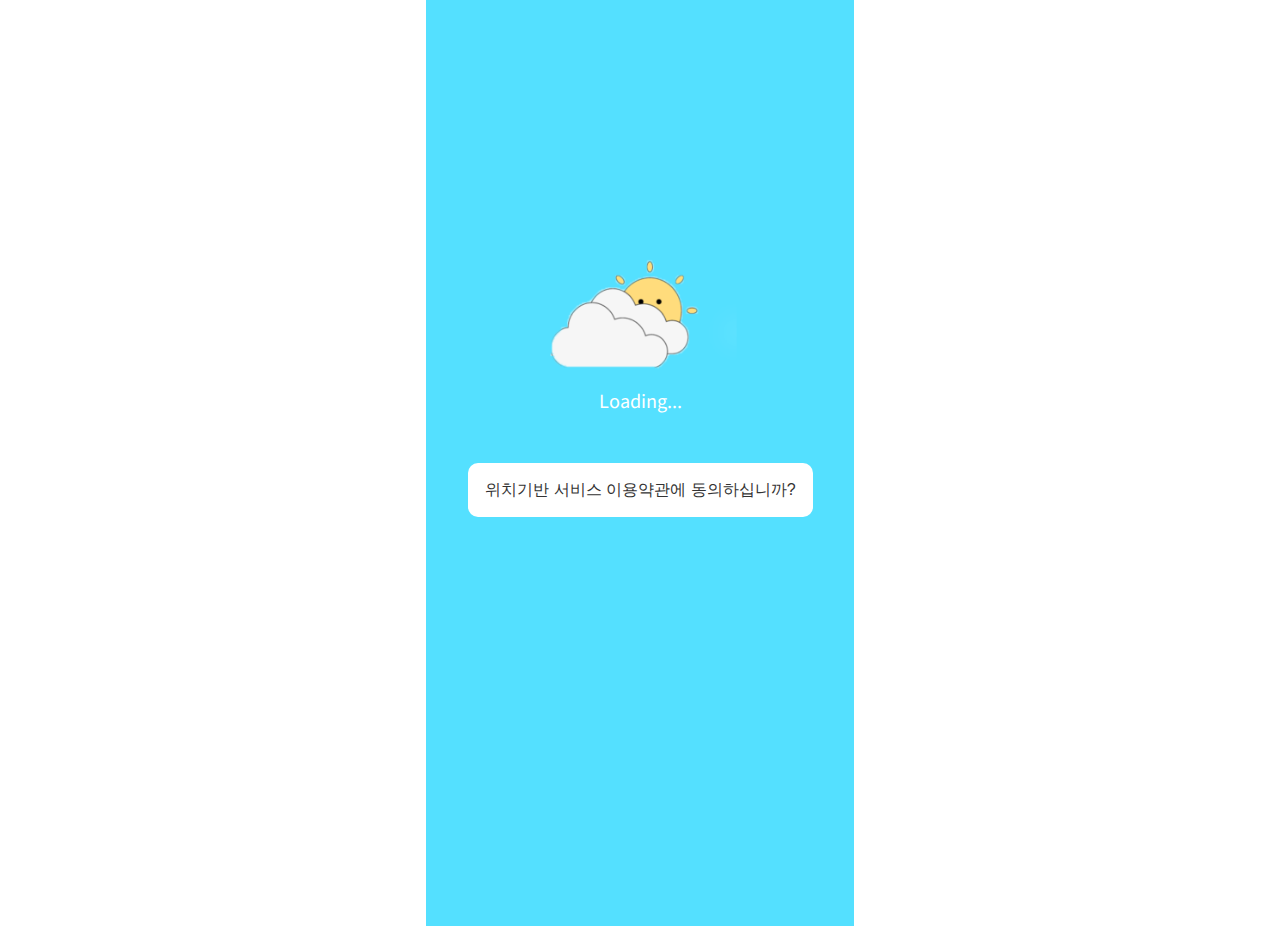
<file: 날씨 앱/index.html>
<!DOCTYPE html>
<html lang="en">
<head>
    <meta charset="UTF-8">
    <meta http-equiv="X-UA-Compatible" content="IE=edge">
    <meta name="viewport" content="width=device-width, initial-scale=1.0">
    <title>모바일 앱 만들기 (날씨)</title>

    <link href="https://fonts.googleapis.com/css2?family=Noto+Sans+KR&display=swap" rel="stylesheet">
    <link rel="stylesheet" href="css/style.css">

    <script src="https://code.jquery.com/jquery-2.2.4.min.js"></script>
    <script src="./js/script.js"></script>
</head>
<body>
    <div id="depth1">
        <div class="load">
            <ul>
                <a href="#"><img src="./image/weather-il.png" alt="weather">Loading...</a>
            </ul>
        </div>
        <div>
            <ul class="location">
                <button onclick="location.href='index1.html'">위치기반 서비스 이용약관에 동의하십니까?</button >
            </ul>
            <i class="fa-solid fa-location-dot"></i>
        </div>
        
         
    </div>

</body>
</html>
</file>
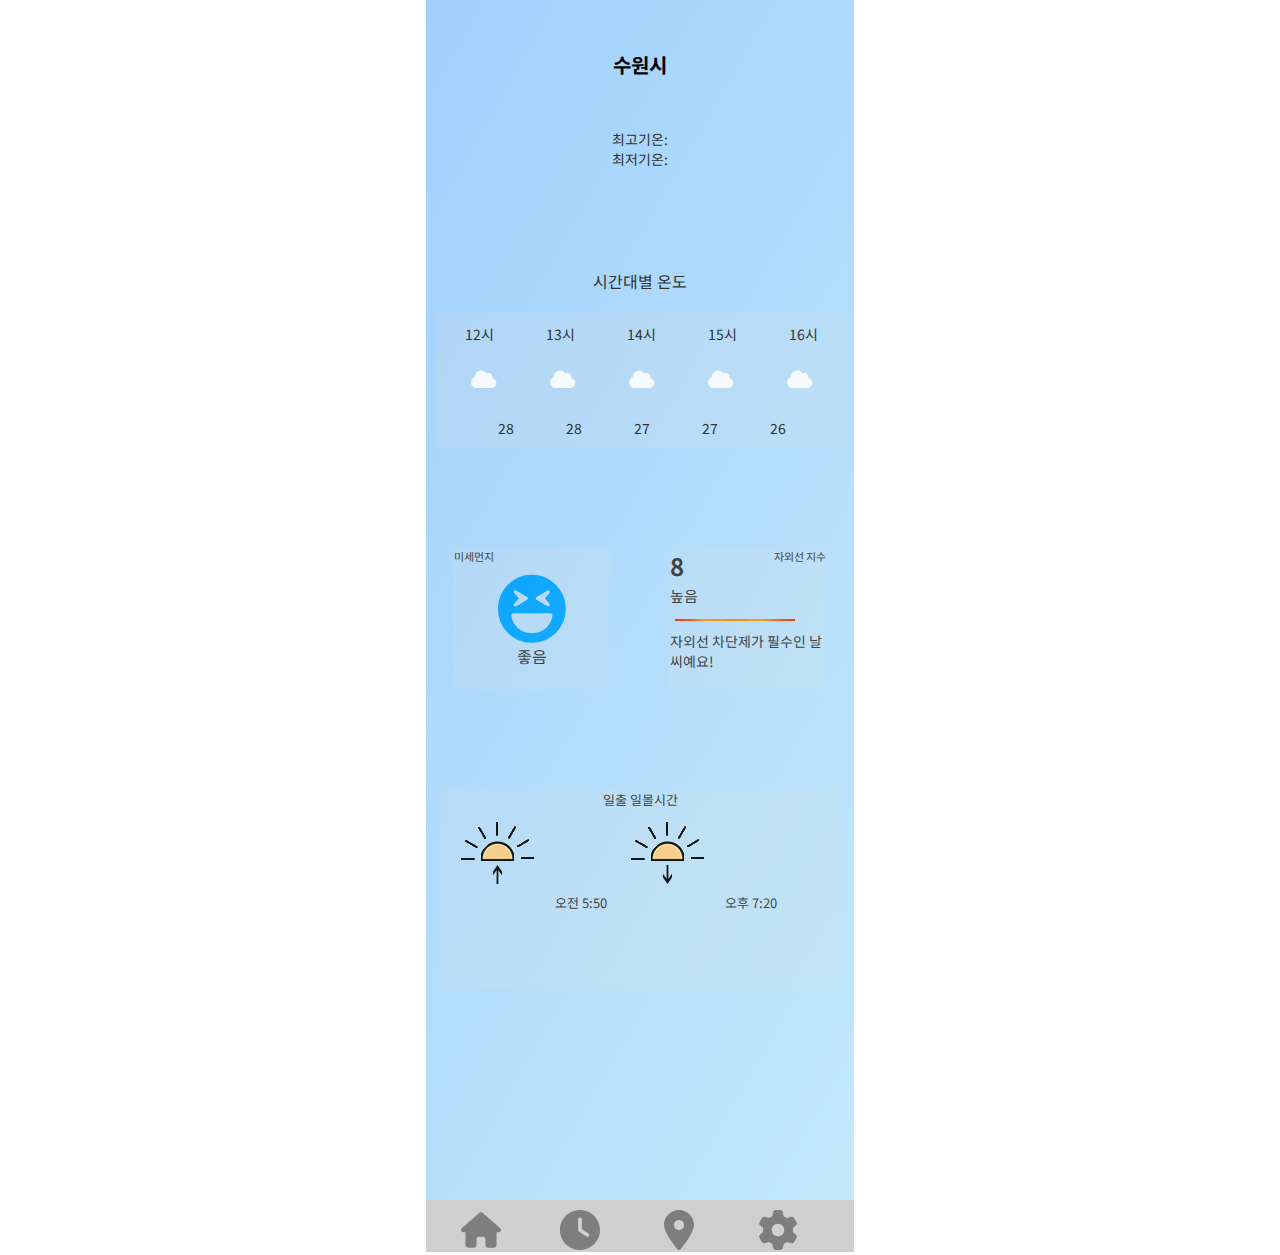
<file: 날씨 앱/index1.html>
<!DOCTYPE html>
<html lang="en">
<head>
    <meta charset="UTF-8">
    <meta http-equiv="X-UA-Compatible" content="IE=edge">
    <meta name="viewport" content="width=device-width, initial-scale=1.0">
    <title>모바일 앱 만들기 (날씨)</title>

    <link href="https://fonts.googleapis.com/css2?family=Noto+Sans+KR&display=swap" rel="stylesheet">
    <link rel="stylesheet" href="https://cdnjs.cloudflare.com/ajax/libs/font-awesome/5.8.2/css/all.min.css" />
    <link rel="stylesheet" href="css/style1.css">


    <script src="https://code.jquery.com/jquery-2.2.4.min.js"></script>
    <script src="js/script.js" defer></script>
    <script src="https://momentjs.com/downloads/moment-with-locales.js"></script>

    
   

</head>
<body>
    <div id="depth2">
        <div class="top">
            <p>수원시</p>
            <div class="cicon"></div>
            <div class="ctemp"></div>
        </div>
        <div class="mid">
            <div class="cmaxtemp">최고기온: </div>
            <div class="cmintemp">최저기온: </div> 
        </div>
        <div class="timer">
            <p>시간대별 온도</p>
            <div class="on">
              <ul>
                   <a href="#">12시</a>
                   <a href="#">13시</a>
                   <a href="#">14시</a>
                   <a href="#">15시</a>
                   <a href="#">16시</a>
                 
                   <div class="icon">
                        <i class="fas fa-cloud"></i>
                        <i class="fas fa-cloud"></i>
                        <i class="fas fa-cloud"></i>
                        <i class="fas fa-cloud"></i>
                        <i class="fas fa-cloud"></i>
                    
                   </div>
                   <li>
                       <a href="#">28</a>
                       <a href="#">28</a>
                       <a href="#">27</a>
                       <a href="#">27</a>
                       <a href="#">26</a>
                  
                   </li>
              </ul>
            </div>
        </div>
        <div class="st">
            <ul class="sw">
                <p>미세먼지</p>
                <ul>
                    <i class="fas fa-laugh-squint"></i>
                    <br>
                    <a href="#">좋음</a>
                </ul>
            </ul>
            <ul class="sm">
                <p>자외선 지수</p>
                <ul>
                    <span><strong>8</strong><br> 높음</span>
                    <a href="#"><img src="./image/Rectangle 16.png" alt="Rectangle"></a>
                    <p>자외선 차단제가 필수인 날씨예요!</p>
                </ul>
            </ul>
           
        </div>
        <div class="sunup">
            <p>일출 일몰시간</p>
            <a href="#"><img src="./image/Untitled-1.png" alt="sunup">오전 5:50</a>
            <a href="#"><img src="./image/Untitled-2.png" alt="sundown">오후 7:20</a>
        </div>
        
    </div>
    <div class="footer">
        <button onclick="location.href='index1.html'"><img src="./image/house-solid.svg" alt=""></button >
        <button onclick="location.href='index2.html'"><img src="./image/clock-solid.svg" alt=""></button >
        <button onclick="location.href='index2.html'"><img src="./image/location-dot-solid.svg" alt=""></button >
        <button onclick="location.href='index2.html'"><img src="./image/gear-solid.svg" alt=""></button >
    </div>
    
</body>
</html>
</file>
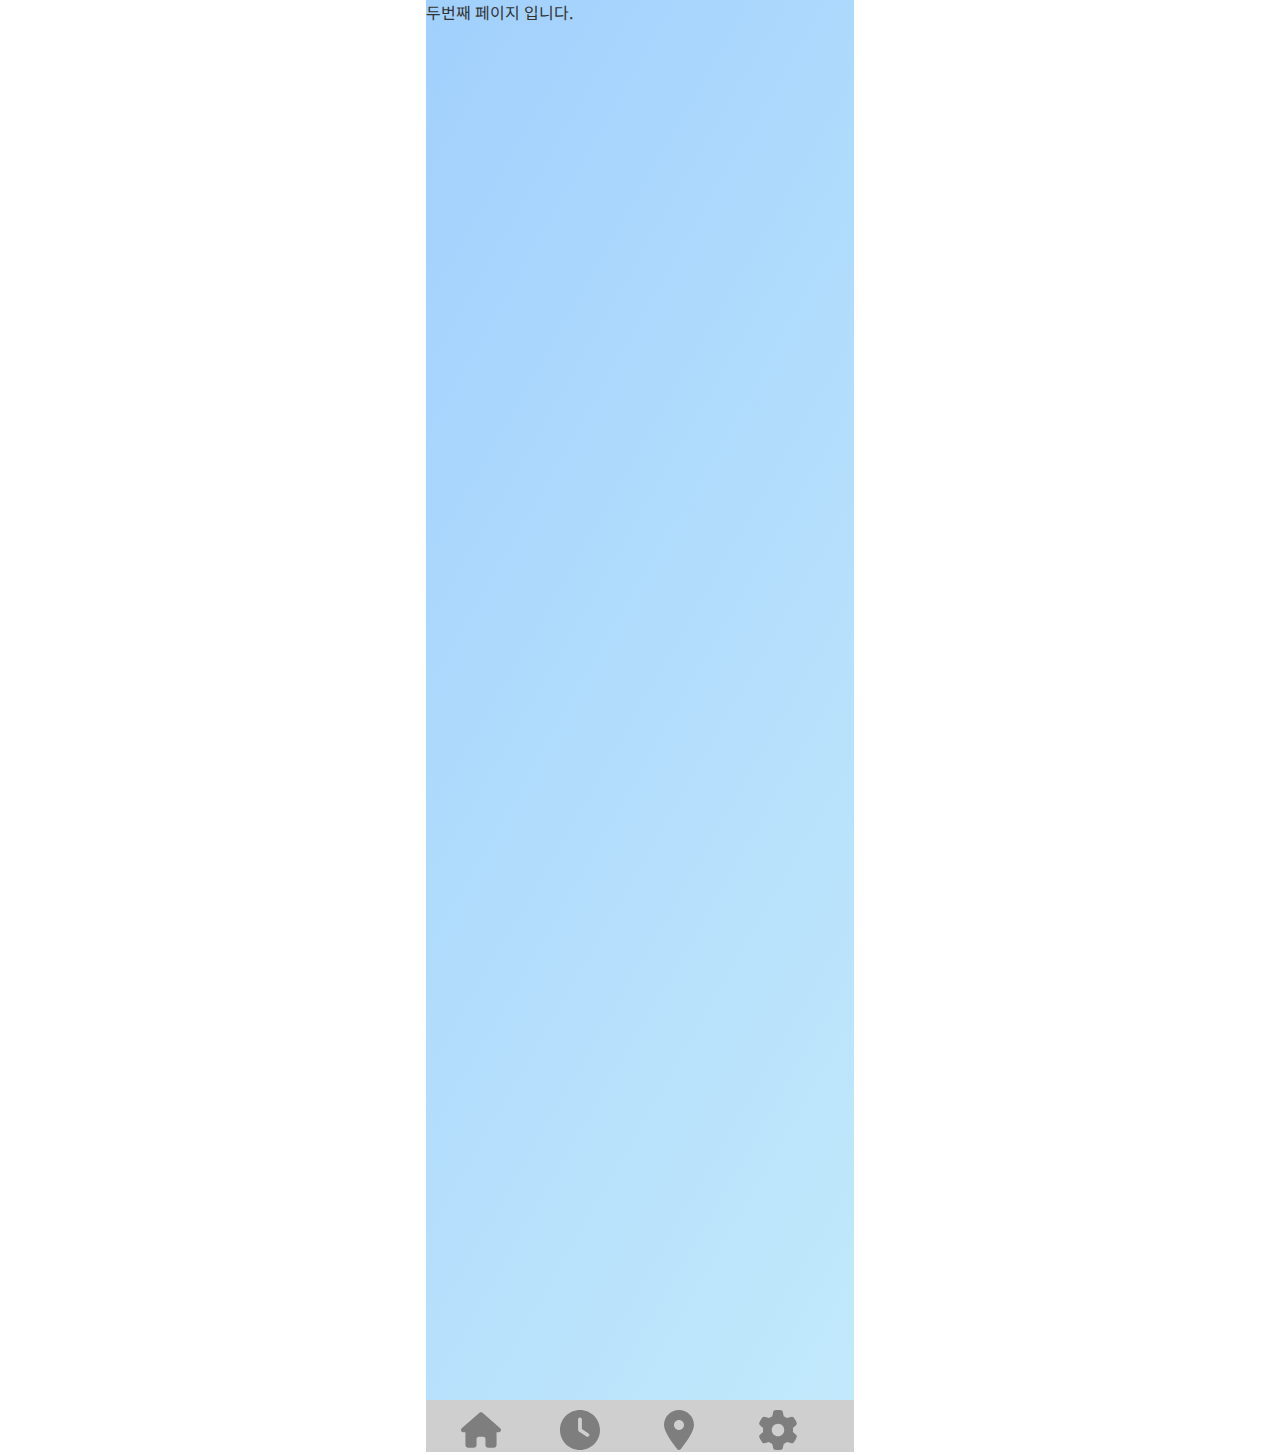
<file: 날씨 앱/index2.html>
<!DOCTYPE html>
<html lang="en">
<head>
    <meta charset="UTF-8">
    <meta http-equiv="X-UA-Compatible" content="IE=edge">
    <meta name="viewport" content="width=device-width, initial-scale=1.0">
    <title>모바일 앱 만들기 (날씨)</title>

    <link href="https://fonts.googleapis.com/css2?family=Noto+Sans+KR&display=swap" rel="stylesheet">
    <link rel="stylesheet" href="https://cdnjs.cloudflare.com/ajax/libs/font-awesome/5.8.2/css/all.min.css" />
    <link rel="stylesheet" href="css/style2.css">


    <script src="https://code.jquery.com/jquery-2.2.4.min.js"></script>
    <script src="https://momentjs.com/downloads/moment-with-locales.js"></script>
    <script>
        $(function(){
        
     
                 

        });
    </script>
    
   

</head>
<body>
    <div id="depth3">
      두번째 페이지 입니다.
    </div>
    <div class="footer">
        <button onclick="location.href='index1.html'"><img src="./image/house-solid.svg" alt=""></button >
        <button onclick="location.href='index2.html'"><img src="./image/clock-solid.svg" alt=""></button >
        <button onclick="location.href='index3.html'"><img src="./image/location-dot-solid.svg" alt=""></button >
        <button onclick="location.href='index2.html'"><img src="./image/gear-solid.svg" alt=""></button >
    </div>
</body>
</html>
</file>
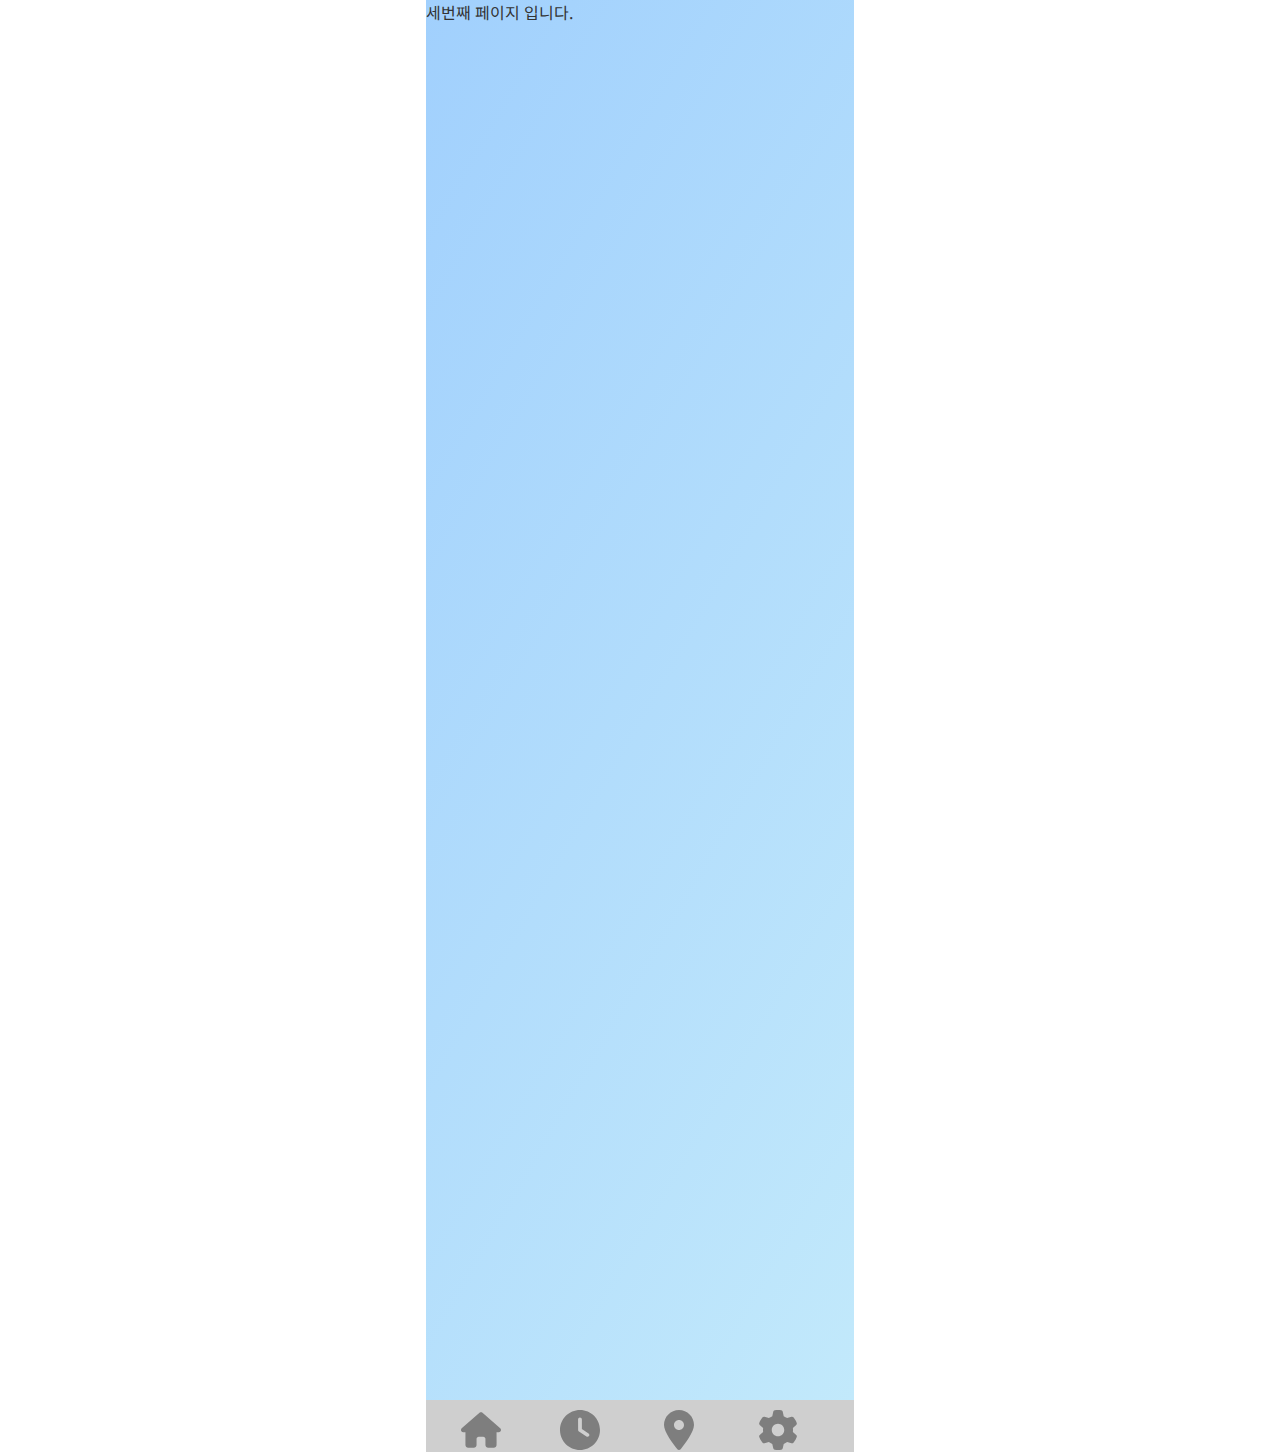
<file: 날씨 앱/index3.html>
<!DOCTYPE html>
<html lang="en">
<head>
    <meta charset="UTF-8">
    <meta http-equiv="X-UA-Compatible" content="IE=edge">
    <meta name="viewport" content="width=device-width, initial-scale=1.0">
    <title>모바일 앱 만들기 (날씨)</title>

    <link href="https://fonts.googleapis.com/css2?family=Noto+Sans+KR&display=swap" rel="stylesheet">
    <link rel="stylesheet" href="https://cdnjs.cloudflare.com/ajax/libs/font-awesome/5.8.2/css/all.min.css" />
    <link rel="stylesheet" href="css/style2.css">


    <script src="https://code.jquery.com/jquery-2.2.4.min.js"></script>
    <script src="https://momentjs.com/downloads/moment-with-locales.js"></script>
    <script>
        $(function(){
        
     
                 

        });
    </script>
    
   

</head>
<body>
    <div id="depth3">
      세번째 페이지 입니다.
    </div>
    <div class="footer">
        <button onclick="location.href='index1.html'"><img src="./image/house-solid.svg" alt=""></button >
        <button onclick="location.href='index2.html'"><img src="./image/clock-solid.svg" alt=""></button >
        <button onclick="location.href='index3.html'"><img src="./image/location-dot-solid.svg" alt=""></button >
            <button onclick="location.href='index2.html'"><img src="./image/gear-solid.svg" alt=""></button >
    </div>
</body>
</html>
</file>
<file: css/style.css>
*{margin: 0; padding: 0; box-sizing: border-box; }
a{text-decoration: none;}
a,p{font-family: 'Noto Sans KR', sans-serif;}

.home{width: 100%; height: 1024px; background-image: linear-gradient(to top, #3b41c5 0%, #a981bb 49%, #ffc8a9 100%);position: relative; }
.home .logo img{width: 580px; height: 580px; position: absolute; top: 19%; left: 34%;animation: rotate_image 20s linear infinite; transform-origin: 50% 50%; }
.home .logo1 img{width: 280px; height: 280px; position: absolute; top: 34%; left: 42%; stroke-dasharray: 3.5; animation: circle_1 3s linear infinite alternate;}
.home .logo1 p{color: rgb(158, 76, 252); position: absolute; top: 34%; left: 35%; font-size: 36px; }
.home .inner ul{float: right;}
.home .inner ul li{float: left; padding: 20px;}
.home .inner ul li a{color: #eee; font-size: 20px; text-decoration: none; margin: 20px;}





.page-header{height: 70px; width: 100%; min-width: 960px; box-shadow: 0 1px rgba(0, 0, 0, .25); position: absolute;}
.page-header.sticky{position: fixed; top: 0; background: rgba(225,255,255,.1);}


.page-header .inner h1 a{color: rgb(202, 202, 202);}


.page-header .inner .nav ul li a{color: rgb(54, 54, 54);}
.page-header .inner .nav ul li a:hover{color: rgb(4, 0, 255);}








.about_me{width: 100%; height: 1024px; background: #f5f2e1; padding-top: 20px;}
.about_me a img{padding: 100px;}
.about_me p{font-size: 35px; position: absolute; left: 50%; color: #4d361c;}
.about_me p:nth-child(1){left: 40%; bottom: -23%; font-family: 'Noto Sans KR', sans-serif; font-weight: bold;}
.about_me p:nth-child(2){left: 40%; bottom: -33%; }
.about_me p:nth-child(3){left: 40%; bottom: -43%; }
.about_me p:nth-child(4){left: 40%; bottom: -53%; }
.about_me p:nth-child(5){left: 40%; bottom: -63%; }
.about_me p:nth-child(6){left: 40%; bottom: -73%; }
.about_me p:nth-child(7){left: 40%; bottom: -83%; }

.skills_circle{width: 100%; height: 1024px; background: #f5f2e1;; position: relative; }
.skill{display: flex; gap: 15px; margin-bottom: 20px;padding: 200px;}
.skill a{font-size: 50px; color: #4d361c; font-weight: bold; text-align: center;margin-right: 30px;}
.skill p{font-size: 18px; color: #4d361c; font-weight: bold;}
.skill .Wrap{ margin: 20px auto;}

.progress-bar{width: 1000px; height: 20px; margin: 30px auto; border: 2px solid rgb(61, 33, 10);position: relative; border-radius: 30px;}
.progress-bar .bar{position: absolute; left: 0; top: 0; right: 30px; bottom: 0; width: 0; background: rgb(255, 153, 0);  border-radius: 30px }
.progress-bar .num{position: absolute; top: -7px; bottom: 0; right: 15px; font-size: 1.1em; color: #666; line-height: 30px; font-size: 15px; color: #4d361c; font-weight: bold; }

.project{width: 100%; height: 1024px; background:#f5f2e1;}
.project .text{font-size: 30PX; text-align: center; color: #4d361c; font-weight: bold; padding: 20px 0 80px 0;}
.project ul li{text-align: center; margin: 20px;}
.project ul li a{text-decoration: none; color: rgb(37, 23, 9); text-align: center; font-size: 20px; font-weight: bold;}
.project ul li a img{width: 500px; height: 500px;}
.project ul li strong{color: rgb(226, 60, 19); font-weight: bold; @font-face {
    font-family: 'SDSamliphopangche_Outline';
    src: url('https://cdn.jsdelivr.net/gh/projectnoonnu/noonfonts-20-12@1.0/SDSamliphopangche_Outline.woff') format('woff');
    font-weight: normal;
    font-style: normal;
}}
.project .mokeup{text-align: center;transition: .3a;}
.project .mokeup>a{text-align: center;}
.project .mokeup>a>img{width: 500px;}




@keyframes rotate_image{
    100%{
        transform: rotate(360deg);
    }
}
@keyframes circle_1{
    100%{
        transform: rotate(360deg);
    }
}
</file>
<file: iloom_(반응형)/css/style.css>
@charset "utf-8";
@import url('https://fonts.googleapis.com/css2?family=Noto+Sans+KR&display=swap');

/* 공통속성 */
*{margin: 0; padding: 0;}
body{font-family: 'Noto Sans KR', sans-serif; background: #fff; letter-spacing: -1.5; }
ul{list-style: none;}


/* 레이아웃 */




/* hader */
.header{ display: flex; align-items: center; justify-content: center; width: 100%; top: 0; left: 0; z-index: 88; min-width: 1200px; padding: 5px 40px ; box-sizing: border-box; background: #fff;}
.header .header-area{display: inline-flex; width: 100%; max-width: 1920px; justify-content: space-between;}
.header .header-area .gnb_item{display: inline-flex; height: 40px; align-items: center;}
.header .header-area .gnb_item ul{display: inline-flex; height: 40px; align-items: center; }
.header .header-area .gnb_item ul li{ margin-right: 20px;}
.header .header-area .gnb_item:last-child ul{display: flex;}
.header .header-area .gnb_item:first-child .t_menu{display: inline-flex; height: 40px; align-items: center;}
.header .header-area .gnb_item:first-child .t_menu li:first-child{display: inline-flex; width: 20px; height: 40px; margin-right: 22px; align-items: center;}
.header .header-area .gnb_item:first-child .t_menu li{display: inline-block; line-height: 40px ; align-items: center; margin-right: 10px; font-size: 15px; font-weight: bold; }
.header .header-area .gnb_item:first-child .t_menu li a:hover{color: rgb(255, 115, 0); }
.header .header-area .gnb_logo{position: absolute; left: calc(50%);}
.header .header-area .gnb_item li{display: inline-flex; font-weight: 300; font-size: 14px; line-height: 40px; align-items: center;}
.header .header-area .gnb_item li a{font-size: 14px; margin-left: 16px; line-height: 60px; align-items: center; text-align: center; color: #333;}
.header .header-area .gnb_item li a:hover{ color: rgb(255, 115, 0);}
.header .header-area .gnb_logo{display: flex;}




.header .tablet{display:none;}
.header .tablet ul{display: flex; justify-content: space-between; align-items: center; height: 60px;}
.header .tablet ul li .tablet-btn{display: block; width: 26px; height: 16px; position: relative;}
.header .tablet ul li .tablet-nav{position: absolute; z-index: 99999; top: 60px; width: 100%; height: auto;left: 0; flex-direction: column; padding: 0 20px; box-sizing: border-box; display: none; }
.header .tablet ul li .tablet-nav li{width: 100%; border-bottom: 1px solid #000;}
.header .tablet ul li .tablet-nav li:last-child{border-bottom: none;}
.header .tablet ul li .tablet-nav li a{display: block; padding: 15px 20px; color: #fff;}
.header .tablet ul li .tablet-nav li a span{width: 100%; height: 2px; background: #555; display: block; position: absolute; top: 0; left: 0; transition: 3s;}
.header .tablet ul li .tablet-nav li a span .bar1{top: 0;}
.header .tablet ul li .tablet-nav li a span .bar1.addAppBtn{top: 50%; margin-top: -1px; transform: rotate(45deg);}
.header .tablet ul li .tablet-nav li a span .bar2{top: 50%;}
.header .tablet ul li .tablet-nav li a span .bar2.addAppBtn{opacity: 0;}
.header .tablet ul li .tablet-nav li a span .bar3{top: 100%;}
.header .tablet ul li .tablet-nav li a span .bar3.addAppBtn{top: 50%; margin-top: -1px; transform: rotate(-45deg);}



/* swiper-banner */
.swiper-banner-area{position: fixed; display: flex; align-items: center; justify-content: center; width: 100%; top: 0; left: 0; z-index: 88; min-width: 1200px; padding: 5px 40px ; box-sizing: border-box; background: #fff;}
.swiper-banner-area .swiper-slide-change{width: 100%; height: 790px ; margin: 0 auto; position: relative; overflow: hidden; }
.swiper-banner-area .swiper-slide-change .swiper-slideview>.swiper-slide01 {width: 100%; height: 10% ; margin: 0 auto; }
.swiper-banner-area .swiper-slide-change .swiper-slideview>.swiper-slide02 {width: 100%; height: 10% ; margin: 0 auto; }
.swiper-banner-area .swiper-slide-change .swiper-slideview>.swiper-slide03 {width: 100%; height: 10% ; margin: 0 auto; }
.swiper-banner-area .swiper-slide-change .swiper-slideview>.swiper-slide04 {width: 100%; height: 10% ; margin: 0 auto; }
.swiper-banner-area .swiper-b-btn-next{position: absolute; content: ""; top: 40%; left: 0; transform: translateY(-50%); z-index: 99999;}
.swiper-banner-area .swiper-b-btn-prev{position: absolute; top: 40%; right: 0; transform: translateY(-50%); z-index: 99999;} 



html,
body {
  position: relative;
  height: 100%;
}

body {
  background: #fff;
  font-family: Helvetica Neue, Helvetica, Arial, sans-serif;
  font-size: 14px;
  color: #000;
  margin: 0;
  padding: 0;
}

.swiper {
  width: 100%;
  height: 100%;
}

.swiper-slide {
  text-align: center;
  font-size: 18px;
  background: #fff;

  /* Center slide text vertically */
  display: -webkit-box;
  display: -ms-flexbox;
  display: -webkit-flex;
  display: flex;
  -webkit-box-pack: center;
  -ms-flex-pack: center;
  -webkit-justify-content: center;
  justify-content: center;
  -webkit-box-align: center;
  -ms-flex-align: center;
  -webkit-align-items: center;
  align-items: center;
}

.swiper-slide img {
  display: block;
  width: 100%;
  height: 100%;
  object-fit: cover;
}


/* slide */
.slider-banner{ background: #C7BDB6; width: 1500px; height: 1300px; margin: 0 auto; position: relative; transition: .3s;}
.slider-banner .container .btn{position: absolute; top: 50%; display: flex; justify-content: space-between; width: 100%; transform: translateY(-50%); }
.slider-banner ul{ margin-top:20px; position: relative; }
.slider-banner ul li{width: 600px;  overflow: hidden;}
.slider-banner ul li:first-child{ position: absolute; left: 150px; top: 45px;}
.slider-banner ul li:last-child{position: absolute; right: 150px; top: 646px}
.slider-banner ul li img{ width: 100%; height: 600px; display: block; overflow: hidden; } 
.slider-banner ul li img:hover{background: #333; } 



/* main-area */
.main-area{width: 100%; height: 680px;}
.main-area ul{width: 100%; margin: 0 auto; overflow: hidden; text-align: center; font-size: 0px;}
.main-area ul li{display: inline-block; text-align: center; position: relative; padding: 20px; z-index: 2; margin-top: 30px;}
.main-area ul li img{padding: 5px;}

/* quick-menu */
.quick-menu{height: 450px; width: 100%; position: relative;}
.quick-menu .title{font-weight: 300; text-align: center;}
.quick-menu .quick-box{display: flex; justify-content: space-between; width: 800px; margin: 0 auto;}
.quick-menu .quick-box>li{display: block;}
.quick-menu .quick-box .quick-list{margin-top: 50px; text-align: center;}
.quick-menu .quick-box .txt{margin:20px 84px; color: #333; }



/* notice-area */
.notice-area{display: block;width: 800px; height: 320px; text-align: center; margin: 0 auto; padding: 20px 0 30px; }
.notice-area .notice-wrap .n-title{width: 100%;}
.notice-area .notice-wrap .notice-wrap{width: 100%;}
.notice-area .notice-wrap .notice-box{display: inline-flex; width: 100%; flex-direction: column; justify-content: space-between; padding-top: 60px;}
.notice-area .notice-wrap .notice-box p{display: flex; width: 100%; justify-content: space-between; margin-bottom: 18px; font-size: 18px; line-height: 27px; letter-spacing: 1.4px;}
.notice-area .notice-wrap .notice-box p .txt{font-size: 14px; color: #333; font-weight: 500; overflow: hidden;}
.notice-area .notice-wrap .notice-box p .date{font-size: 14px; color: #aaa; font-weight: 500;}





/* instargram-area */
.instargram-area{background: #FFD0D0; width: 100%; height: 550px; margin: 0 auto;position: relative; overflow: hidden;}
.instargram-area .title{text-align: center; font-size: 20px; padding: 40px 0 10px; }
.instargram-area ul{display: flex; width: 1440px; height: 282px; margin: 0 auto; padding: 20px;}
.instargram-area ul li{ margin-right: 10px; width: 282px; height: 120px;}
.instargram-area ul li a{ height: 100%; z-index: 10;}
.instargram-area ul li a img{width: 282px;height: 282px;}


/* footer-area */
.footer-area{width: 100%; border-top: 1px solid #ddd; border-bottom: 1px solid #ddd; background: #f0f0f0; border: 2px; border: none; }
.footer-area .footer-inner{width: 1200px; padding: 50px 20px 30px; margin: 0 auto; height: 200px;}
.footer-area .footer-inner .ft_inner{position: relative; float: left;margin-right: 95px;}
.footer-area .footer-inner .ft_inner:last-child{margin-right: 0;}
.footer-area .footer-inner .ft_inner ul{margin-right: 20px;}
.footer-area .footer-inner .ft_inner ul .footer-top{font-weight: bold; color: #333; font-size: 13px; margin-bottom: 20px;}
.footer-area .footer-inner .ft_inner ul .footer-top-i{ color: #333; font-size: 12px; margin-bottom: 10px;}
.footer-area .footer-inner .c_inner{display: flex; margin: 30px; border-bottom: 1px solid #ddd;}
.footer-area .footer-inner .c_inner dl{display: flex;}
.footer-area .footer-inner .c_inner dl dt{}






@media screen and (max-width: 1600px) {
    .header{width: 100%;}
    .banner-area .slide-change{width: 100%; height: 790px ; margin: 0 auto; position: relative; overflow: hidden; }
    .slider-banner {width: 100%;}
    .header .header-area .gnb_item .t_menu li{ font-size: 11px;}

    .main-area ul{display: inline-flex; width: 1400px; overflow: hidden;}
    .main-area ul li{display: inline-block; text-align: center; position: relative; padding: 20px; z-index: 2; margin-top: 30px;}
    .main-area ul li img{padding: 5px; width: 400px; height: 600px;}
    
}
@media screen and (max-width: 1570px) {
  .header{ display: flex; align-items: center; justify-content: center; width: 100%; top: 0; left: 0; z-index: 88; min-width: 1200px; padding: 5px 40px ; box-sizing: border-box; background: #fff;}
  .header .header-area{display: inline-flex; width: 100%;  justify-content: space-between;}
  .header .header-area .gnb_item{display: inline-flex; height: 40px; align-items: center;}
  .header .header-area .gnb_item ul{display: inline-flex; height: 40px; align-items: center; }
  .header .header-area .gnb_item ul li{ margin-right: 10px;}
  .header .header-area .gnb_item:last-child ul{display: flex;}
  .header .header-area .gnb_item:first-child .t_menu{display: inline-flex; height: 40px; align-items: center;}
  .header .header-area .gnb_item:first-child .t_menu li:first-child{display: inline-flex; width: 10px; height: 20px; margin-right: 11px; align-items: center;}
  .header .header-area .gnb_item:first-child .t_menu li{display: inline-block; line-height: 20px ; align-items: center; margin-right: 10px; font-size: 11px; font-weight: normal; }
  .header .header-area .gnb_logo{position: absolute; left: calc(50%);}
  .header .header-area .gnb_item li{display: inline-flex; font-weight: 300; font-size: 14px; line-height: 40px; align-items: center;}
  .header .header-area .gnb_item li a{ font-size: 14px; margin-left: 8px; line-height: 60px; align-items: center; text-align: center; color: #333;}
  .header .header-area .gnb_logo{display: flex;}
    .slider-banner ul{display: block;}

    .main-area ul{display: inline-flex; width: 1400px; overflow: hidden;}
    .main-area ul li{display: inline-block; text-align: center; position: relative; padding: 20px; z-index: 2; margin-top: 30px;}
    .main-area ul li img{padding: 5px; width: 400px; height: 600px;}
}
@media screen and (max-width: 1400px) {
    
    .banner-area .slide-change{width: 100%; height: 790px ; margin: 0 auto; position: relative; overflow: hidden; }
    .main-area ul{display: inline-flex; width: 100%; }  
      
    
}


@media screen and (max-width: 1525px) {
  
  .instargram-area ul{display: flex; width: 1400px; height: 282px; margin: 0 auto; padding: 22px;}
  .instargram-area ul li{ margin-right: 10px; width: 282px; height: 120px;}
  .instargram-area ul li a{ height: 100%; z-index: 10;}
  .instargram-area ul li a img{width: 200px;height: 200px;}
  
}

@media screen and (max-width: 1208px) {
  
  .footer-area{width: 100%; border-top: 1px solid #ddd; border-bottom: 1px solid #ddd; background: #f0f0f0; border: 2px; border: none; }
.footer-area .footer-inner{width: 980px; padding: 50px 20px 30px; margin: 0 auto; height: 200px;}
.footer-area .footer-inner .ft_inner{position: relative; float: left;margin-right: 95px;}
.footer-area .footer-inner .ft_inner ul .footer-top{font-weight: bold; color: #333; font-size: 11px; margin-bottom: 20px;}
.footer-area .footer-inner .ft_inner ul .footer-top-i{ color: #333; font-size: 12px; margin-bottom: 10px;}

}



@media screen and (max-width: 1178px) {
  .header{ display: flex; align-items: center; justify-content: center; min-width: 1100px; top: 0; left: 0; z-index: 88;  padding: 5px 40px ; box-sizing: border-box; background: #fff;}
  .header .header-area{display: inline-flex; width: 100%;  justify-content: space-between;}
  .header .header-area .gnb_item{display: inline-flex; height: 40px; align-items: center;}
  .header .header-area .gnb_item ul{display: inline-flex; height: 40px; align-items: center; }
  .header .header-area .gnb_item ul li{ margin-right: 10px; font-size: 12px;}
  .header .header-area .gnb_item:last-child ul{display: flex;}
  .header .header-area .gnb_item:first-child .t_menu{display: inline-flex; height: 40px; align-items: center;}
  .header .header-area .gnb_item:first-child .t_menu li:first-child{display: inline-flex; width: 10px; height: 20px; margin-right: 8px; align-items: center;}
  .header .header-area .gnb_item:first-child .t_menu li{display: inline-block; line-height: 20px ; align-items: center; margin-right: 10px; font-size: 12px; font-weight: normal; }
  .header .header-area .gnb_logo{position: absolute; left: calc(50%);}
  .header .header-area .gnb_item li{display: inline-flex; font-weight: 300; font-size: 12px; line-height: 40px; align-items: center;}
  .header .header-area .gnb_item li a{ font-size: 12px; margin-left: 8px; line-height: 60px; align-items: center; text-align: center; color: #333;}
  .header .header-area .gnb_logo{display: flex; }

    .main-area ul{display: inline-flex; width: 100%;}
    
    .main-area ul li{display: inline-block; text-align: center; position: relative; padding: 20px; z-index: 2; margin-top: 30px;}
    .main-area ul li img{padding: 5px; width: 400px; height: 600px;}
    .main-area ul li img:nth-child(2){overflow: hidden;}
    .main-area ul li img:nth-child(3){display: none;}

    .instargram-area{background: #FFD0D0; width: 100%; height: 320px; margin: 0 auto;position: relative; overflow: hidden;}
    .instargram-area ul{display: flex; width: 100%; height: 320px; margin: 0 auto; padding: 22px;}
    .instargram-area ul li{ margin-right: 10px; width: 282px; height: 120px;}
    .instargram-area ul li a{ height: 100%; z-index: 10;}
    .instargram-area ul li a img{width: 100px;height: 100px;}
    
}
@media screen and (max-width: 1024px) {
    
  .header{ display: flex; width: 100%; align-items: center; min-width: 900px;   box-sizing: border-box; background: #fff;}
  .header .header-area .header-pc .gnb_item>ul>li>a{display:none;}
  .header .header-area .gnb_logo>a>img{display: flex; margin-left: -350px; margin-top: 5px;}

  
    .banner-area .slide-change{width: 100%; height: 790px ; margin: 0 auto; position: relative; overflow: hidden; }
    
}


@media screen and (max-width: 1023px) {
   
  .header{ display: flex; width: 100%; align-items: center; min-width: 800px;   box-sizing: border-box; background: #fff;}
  .header .header-area .header-pc .gnb_item>ul>li>a{display:none;}
  .header .header-area .gnb_logo>a>img{display: flex; margin-left: -300px; margin-top: 5px;}

    
}
@media screen and (max-width: 872px) {
   
  .header{ display: flex; width: 100%; align-items: center; min-width: 800px;   box-sizing: border-box; background: #fff;}
  .header .header-area .header-pc .gnb_item>ul>li>a{display:none;}
  .header .header-area .gnb_logo>a>img{display: flex; margin-left: -300px; margin-top: 5px;}

  
  
    
}



@media screen and (max-width: 997px) {
   
  .header{ display: flex; width: 100%; align-items: center; min-width: 700px;   box-sizing: border-box; background: #fff;}
  .header .header-area .header-pc .gnb_item>ul>li>a{display:none;}
  .header .header-area .gnb_logo>a>img{display: flex; margin-left: -250px; margin-top: 5px;}


  .footer-area{width: 100%; border-top: 1px solid #ddd; border-bottom: 1px solid #ddd; background: #f0f0f0; border: 2px; border: none; }
  .footer-area .footer-inner{width: 980px; padding: 50px 20px 30px; margin: 0 auto; height: 200px;}
  .footer-area .footer-inner .ft_inner{position: relative; float: left;margin-right: 95px;}
 
  .footer-area .footer-inner .ft_inner ul .footer-top{font-weight: bold; color: #333; font-size: 11px; margin-bottom: 20px;}
  .footer-area .footer-inner .ft_inner ul .footer-top-i{ color: #333; font-size: 12px; margin-bottom: 10px;}
    
}



@media screen and (max-width: 918px) {
  .slider-banner{ background: #C7BDB6; width: 820px; height: 600px; margin: 0 auto; position: relative; transition: .3s;}
  .slider-banner ul li{width: 500px; }
  .slider-banner ul li:first-child{ position: absolute; left: 150px; top: 45px;}
  .slider-banner ul li:last-child{display: none; overflow: hidden;} 
  .slider-banner ul li img{ width: 90%; height: 500px; display: block; overflow: hidden; } 
    
    
}
@media screen and (max-width: 848px) {
  .slider-banner{ background: #C7BDB6; width: 700px; height: 500px; margin: 0 auto; position: relative; transition: .3s;}
  .slider-banner ul li{width: 500px; }
  .slider-banner ul li:first-child{ position: absolute; left: 150px; top: 45px;}
  .slider-banner ul li:last-child{display: none; overflow: hidden;} 
  .slider-banner ul li img{ width: 90%; height: 400px; display: block; overflow: hidden; } 
    
  .main-area ul li{display: inline-block; text-align: center; position: relative; padding: 20px; z-index: 2; margin-top: 30px;}
  .main-area ul li img{padding: 5px; width: 400px; height: 600px;}
  .main-area ul li img:nth-child(2){overflow: hidden;}
  .main-area ul li img:nth-child(3){overflow: hidden;}

  .footer-area{width: 100%; border-top: 1px solid #ddd; border-bottom: 1px solid #ddd; background: #f0f0f0; border: 2px; border: none; }
  .footer-area .footer-inner{width: 700px; padding: 50px 20px 30px; margin: 0 auto; height: 200px;}
  .footer-area .footer-inner .ft_inner{position: relative; float: left;margin-right: 95px;}

  .footer-area .footer-inner .ft_inner ul .footer-top{display: flex;}
  .footer-area .footer-inner .ft_inner ul .footer-top-i{ color: #333; font-size: 13px; margin-bottom: 10px;}
   
  .footer-area .footer-inner .c_inner{display: flex; }
  .footer-area .footer-inner .c_inner ul{margin: 0; padding: 0;}
  .footer-area .footer-inner .c_inner ul dl{}
  .footer-area .footer-inner .c_inner ul dl dt{margin: 20px;}
    
}


@media screen and (max-width: 778px) {
   
  .header{ display: flex; width: 100%; align-items: center; min-width: 700px;   box-sizing: border-box; background: #fff;}
  .header .header-area .header-pc .gnb_item>ul>li>a{display:none;}
  .header .header-area .gnb_logo>a>img{display: flex; margin-left: -250px; margin-top: 5px;}
    
}
@media screen and (max-width: 428px) {
  .slider-banner{ background: #C7BDB6; width: 420px; height: 600px; margin: 0 auto; position: relative; transition: .3s;}
  .slider-banner ul li{width: 500px; }
  .slider-banner ul li:first-child{ position: absolute; left: 150px; top: 45px;}
  .slider-banner ul li:last-child{display: none; overflow: hidden;} 
  .slider-banner ul li img{ width: 90%; height: 400px; display: block; overflow: hidden; } 
    
    
    
}
</file>
<file: KBI_main/css/style.css>
@charset "utf-8";
@import url('https://fonts.googleapis.com/css2?family=Noto+Sans+KR&family=Oswald:wght@400;600&display=swap');


body{font-family: 'Noto Sans KR', sans-serif; font-size: 15px; font-weight: 400;line-height: 1.5; letter-spacing: 0; }

/* 공통속성 */
.container{width: 1140px; margin: 0 auto; height: inherit;}

/* 레이아웃 */
#banner{width: 100%; height: 640px; position: relative;}
#contents{width: 100%; height:auto; background: #e8e8e8; position: relative; top: -237px; padding-bottom:0px }
#footer{padding: 14px 0; width: 100%; min-width: 1440px; background-color: #000; top: -233px; position: relative; }

#header{ width: 1140px; height: 115px; position: absolute; left: 50%; top: 20px; z-index: 999; margin-left: -570px; }
.h_inner{background: #fff; width: 100%; height: 115px;}
.h_top{padding: 16px 20px 8px 20px; box-sizing: border-box;}



/* 헤더영역 */

#header .container{padding-top: 0px;}
.h_inner{width: 100%; height:115px ; background: #fff;; margin-top: 0;}
.h_top{height: 56px;  box-sizing: border-box; padding: 16px 20px 8px;}


.h_top> .h_logo{float: left;}
.h_top> .h_gnb_menu{float: right;}
.h_top> .h_gnb_menu ul>li{float: left; padding: 0 15px; position: relative; }

.h_top> .h_gnb_menu ul>li>a{padding-left: 2px; font-size: 13px;}
.h_top> .h_gnb_menu ul>li>a::after{content: "";width: 1px; height: 16px; position: absolute;background: #d8d8d8; top: 4px; right: 0;}
.h_top> .h_gnb_menu ul>li:last-child a:after{background: none;}
.h_top> .h_gnb_menu ul>li>a>.icon_customer{width: 22px; height: 18px; background: url(../img/icon_customer.png)no-repeat center top; display: block; float: left;}

.h_menu_w{height: 58px;}
.bnt_h_allmenu{background: url(../img/icon_allmenu.png)no-repeat center center; width: 70px; height: 58px; float: left; }
.nav{float:left; margin-left: 180px; margin-top: 20px;}
.nav .menu-bg{position: absolute; z-index: 2; width: 100%; height: 0px; background: #eee; left:0; top: 135px; transition: .4s; overflow: hidden;}
.nav:hover .menu-bg{height: 300px}
.nav .menu-bg ul{margin:30px 0 0 56px; width: 138px; height: 270px; box-sizing: border-box; }
.nav .menu-bg > ul > li{height: 40px; border-bottom: 1px solid #ddd;}
.nav .menu-bg ul li a{display: block; padding-top:15px; }
.nav .nav_list>li{float: left; width: 136px;}
.nav .nav_list>li>a{color: #363636; font-size: 16px; font-weight: 700; display: block; padding: 0px 0 15px ;}
.nav .nav_list>li:hover>a{border-bottom: 3px solid #02a5b1; padding-bottom: 12px;}
.nav .nav_list>li>.twodepth{padding: 30px 0; position: absolute; z-index: 3; }
.nav .nav_list>li>.twodepth ul{border-left: 1px solid #ddd; padding-left: 10px; width: 136px; box-sizing: border-box;height: 0; transition: .4s; overflow: hidden;}
.nav:hover .nav_list>li>.twodepth ul{height:250px; }

.nav .nav_list>li>.twodepth ul li a{font-size: 12px; color: #333; font-weight: normal; padding: 5px 0; display: block;}
.nav .nav_list>li>.twodepth ul li:hover a{color: #02a5b1; text-decoration: underline;}
.bnt_h_search{background: url(../img/icon_search.png) no-repeat center center; width: 73px; height: 61px; float: right;}
/* .banner-wrap .vm_ctr_w{position: absolute; left: 50%; top: 518px; z-index: 1; margin-left: 390px; } */
/* .banner-wrap .vm_ctr_w .vtn_icon_prev.active{background: url(../img/icon_arrow_left_on.png) no-repeat; height: 50px;}
.banner-wrap .vm_ctr_w .vtn_icon_prev {background: url(../img/icon_arrow_left_off.png) no-repeat ;}
.banner-wrap .vm_ctr_w .vtn_icon_pause{background: url(../img/icon_arrow_time.png) no-repeat;}
.banner-wrap .vm_ctr_w .vtn_icon_play{background: url(../img/icon_arrow_right_on.png) no-repeat;} */


/* banner */
.banner-wrap > ul{position: relative; width: 100%; height: 100%;}
.banner-wrap > ul > li{position: absolute; width: 100%; height: 100%; top: 0; left: 0}
.banner-wrap > ul > li > a{display: block; width: 100%; height: 100%}
.banner-wrap > ul > li.banner-slide1 a{background: url(../img/header.png) no-repeat center center; }
.banner-wrap > ul > li.banner-slide2 a{background: url(../img/header1.png) no-repeat center center; }
.banner-wrap > ul > li.banner-slide3 a{background: url(../img/header2.png) no-repeat center center; }
.banner-wrap > ul > li.banner-slide{ }


/* memberBix */
.mebers_box{width: 100%; height: 197px; position: relative;  top: -150px; z-index: 3;}
.mebers_box .i-bg{width: 945px; height: 197px; background:#02a5b1 ;opacity: 0.7;}
.mebers_box .i-bg .mb_info{width: 393px; padding: 10px; box-sizing: border-box; height: 100%; float: left;}
.mebers_box .i-bg .mb_info .tit_cWhite{color: #fff; font-size: 16px; font-weight: bold;}
.mebers_box .i-bg .mb_info .txt_cWhite{display: block; font-size: 105px; color: #fff; letter-spacing: -8px;}
.mebers_box .i-bg .member-list-wrap{width: 552px; padding: 10px; box-sizing: border-box;height: 100%; float: left;}
.mebers_box .i-bg .member-list-wrap ul{margin-top: 40px;}
.mebers_box .i-bg .member-list-wrap ul li{width: 174px; height: 116px; padding: 10px; background: #fff;  float: left; box-sizing: border-box; margin-right: 2px; box-shadow: 0 5px 5px rgb(55, 55, 55);}
.mebers_box .i-bg .member-list-wrap ul li:last-child{margin-right: 0;}
.mebers_box .i-bg .member-list-wrap ul li a{font-size: 13px;}
.mebers_box .i-bg .member-list-wrap ul li a .num{display: block; color: #02a5b1; font-weight: 600; padding-bottom: 10px; border-bottom: 2px solid #ddd;}
.mebers_box .i-bg .member-list-wrap ul li a .m_txt{display: block; padding-top: 10px; padding-bottom: 10px; overflow: hidden; text-overflow: ellipsis;white-space: ;}





/* contents */

/* 추천 KBI tube */
.main-section{padding-top:80px;}
.main-section-kbitube{padding-top:130px;}
.main-section h2{font-size: 30px; letter-spacing: -3px;}
.main-section ul{margin-top: 20px;}
.main-section>.container> ul>li{width: 266px; height: 333px; float: left; margin-right: 25px; background: #fff;}
.main-section>.container> ul>li:last-child{ margin-right: 0px; }
.main-section>.container> ul>li .thum-bg1 {background: url(../img/section01.jpg) no-repeat left top/cover; width: 266px; height: 155px}
.main-section>.container> ul>li .thum-bg2 {background: url(../img/section02.jpg) no-repeat left top/cover; width: 266px; height: 155px}
.main-section>.container> ul>li .thum-bg3 {background: url(../img/section03.jpg) no-repeat left top/cover; width: 266px; height: 155px}
.main-section>.container> ul>li .thum-bg4 {background: url(../img/section04.png) no-repeat left top/cover; width: 266px; height: 155px}
.main-section>.container> ul>li .thum-bg {display: none; width: 266px; height: 155px; background: rgba(0,0,0,.7); padding: 30px; box-sizing: border-box;}
.main-section>.container> ul>li .thum_layer_w:hover .thum-bg {display: block;}
.main-section>.container> ul>li .thum-bg .thum-a-wrap{ margin-top: 20px;}
.main-section>.container> ul>li:hover{box-shadow: 0 0 5px 5px rgb(204, 202, 202); cursor:pointer;}
.main-section>.container> ul>li .thum-bg a {display: block; width: 100%; height: 30px; border: 1px solid #02a5b1; margin-bottom: 10px; text-align: center; line-height: 30px; color: #02a5b1}
.main-section>.container> ul>li .thum-bg a:hover { background: #02a5b1; color: #fff;}
.main-section>.container> ul>li .thum_cont {padding: 10px 20px; height:175px; box-sizing: border-box;}
.main-section>.container> ul>li .thum_cont:hover {}
.main-section>.container> ul>li .thum_cont .thum_cont_head {height: 100px}
.main-section>.container> ul>li .thum_cont h4{font-size: 12px; color: #575757;}
.main-section>.container> ul>li .thum_cont h3{font-size: 18px; color: #333;}
.main-section>.container> ul>li .thum_cont h3:hover{text-decoration: underline;}
.main-section>.container> ul>li .thum_cont .thum_cont_foot{margin-top:10px;}
.main-section>.container> ul>li .thum_cont .thum_cont_foot .time{font-size: 12px; color: #333; display: block; padding-left: 10px; background: url(../img/icon_arrow_time.png) no-repeat left center;}

.main-section>.container> ul>li .thum_cont .thum_cont_foot .txt_categori{display: block; font-size: 12px; color: #575757; margin-top: 10px;overflow: hidden; text-overflow: ellipsis; white-space: nowrap;}
.thumbnail_red{border-bottom: 3px solid #e43f08;}
.arrow-btn{position:absolute; top: 0; right: 0; letter-spacing: -5px;} 
.arrow-btn .btn_icon_prev{background: url(../img/icon_slideLeft_on.png) no-repeat center center;}
.arrow-btn .btn_icon_prev .active{background: url(../img/icon_slideLeft_off.png) no-repeat center center;}
.arrow-btn .btn_icon{width: 50px; height: 50px; background-repeat: no-repeat; background-position: center center; }







.main-section>.container> .arrow-btn{}

.main-section-white{background: #fff; width: 100%; height: 432px; margin-top: 80px;}

/* 추천학습 */
.main-section>.container> ul>li .thum-bg5 {background: url(../img/r_section01.jpg) no-repeat left top/cover; width: 266px; height: 155px}
.main-section>.container> ul>li .thum-bg6 {background: url(../img//r_section02.jpg) no-repeat left top/cover; width: 266px; height: 155px}
.main-section>.container> ul>li .thum-bg7 {background: url(../img/r_section03.jfif) no-repeat left top/cover; width: 266px; height: 155px}
.main-section>.container> ul>li .thum-bg8 {background: url(../img/r_section04.jpg) no-repeat left top/cover; width: 266px; height: 155px}
.thumbnail_blue{border-bottom: 3px solid #0527c0 ;}


/* 인기학습 */
.main-section>.container> ul>li .thum-bg9 {background: url(../img/p_section01.jpg) no-repeat left top/cover; width: 266px; height: 155px}
.main-section>.container> ul>li .thum-bg10{background: url(../img/p_section02.jpg) no-repeat left top/cover; width: 266px; height: 155px}
.main-section>.container> ul>li .thum-bg11{background: url(../img/p_section03.jpg) no-repeat left top/cover; width: 266px; height: 155px}
.main-section>.container> ul>li .thum-bg12{background: url(../img/p_section04.jpg) no-repeat left top/cover; width: 266px; height: 155px}
.thumbnail_blue{border-bottom: 3px solid #0527c0 ;}



/* 신규학습 */
.main-section>.container> ul>li .thum-bg13 {background: url(../img/n_section01.jpg) no-repeat left top/cover; width: 266px; height: 155px}
.main-section>.container> ul>li .thum-bg14{background: url(../img/n_section02.jpg) no-repeat left top/cover; width: 266px; height: 155px}
.main-section>.container> ul>li .thum-bg15{background: url(../img/n_section03.jpg) no-repeat left top/cover; width: 266px; height: 155px}
.main-section>.container> ul>li .thum-bg16{background: url(../img/n_section04.jpg) no-repeat left top/cover; width: 266px; height: 155px}
.thumbnail_blue{border-bottom: 3px solid #0527c0 ;}

/* Q&A */
.main-section{margin-top: 40px; width: 100%; min-width: 1140px;}
.main-section-white{padding: 50px 0;background: #fff; height: 360px;}
.main-section-white .container{padding: 0;}
.main-section-white .cms_inner{min-height: 272px;}
.ms_inner{position: relative; margin: 0 auto; padding-top: 60px; width: 1140px;}
.ms_inner:before{display: block; content: ''; position: absolute; left: 0; top: 0; width: 945px; height: 324px; background-color: #02a5b1;}
.main-section-white .ms_inner h2{position: absolute; left: 15px; top: 5px; font-weight: bold; font-size: 30px; color: #fff; letter-spacing: -2px;} 
.main-section-white .ms_slider_w{padding-left: 194px; height: 232px; box-sizing: border-box;width: 100%;} 

.slider_outer{overflow: hidden;}
.slider_wrapper{max-width: 100%; overflow: hidden; position: relative; transition-duration: 400ms; transition-timing-function: ease;}
.slider_outer .lightslider{padding-left: 0; list-style: none outside none; padding-bottom: 0%; transform: translate3d(0px 0px 0px);width: 2910px; }
.slider_outer .lightslider .ms_list{margin-right: 0px; float: left;height: 360px; box-sizing: border-box; }
.slider_outer .lightslider > li{float: left;}

.link_talk{position: relative; margin-left: 25px; padding: 60px 30px 15px 19px; width: 460px; height: 232px; background: #f6f6f6; box-sizing: border-box; display: inline-block; }
.link_talk .tit_question_blue{font-weight: 500; color: #02a5b1;position: absolute; left: 30px; top: 20px; font-size: 22px; display: inline-block;}
.main-section-white .link_talk .tit_question_dk{width: 100%; font-size: 22px; color: #333; font-weight: 400; max-height: 4.5em; display: -webkit-box; -webkit-line-clamp: 3; -webkit-box-orient: vertical; word-wrap: break-word; white-space: pre-line; overflow: hidden; text-overflow: ellipsis;}

/* 기관연수 신청 */
.main-section-white .main_section_banner{margin-top: 0;}
.main_section_banner{overflow: hidden; background-color: #efefef; width: 100%; min-width: 1140px;}
.main_section_banner .msb_inner{padding: 55px 0; overflow: hidden;}
.msb_inner{position: relative; width: 1140px; margin: 0 auto;}
.msb_box{position: relative; float: left; width: 266px; height: 128px; padding: 20px; background: #fff; border-top:8px solid #be9669; box-sizing: border-box;}
.msb_box_big{position: relative; float: left; width: 412px; height: 128px; padding: 20px; background: #fff; border-top:8px solid #be9669; box-sizing: border-box; margin-left: 25px;}
.msb_box .msb_box_big{}
.msb_box p{display: block; font-size: 22px; font-weight: 700;color: #333; display: block;}
.msb_box_big p{float: left; width: 50%; color: #333; font-weight: 700; font-size: 16px; display: block;}
.msb_box_big ul{position: absolute; top: 12px; right: 20px; overflow: hidden;}
.msb_box_big ul li{min-width: 90px; padding: 0px 5px 5px 5px; box-sizing: border-box; border-bottom: 1px solid #be9669;}
.msb_box_big ul li a{font-size: 13px; color: #363636;}

.mci_list_w ul{clear: both; padding: 50px 20px 0; overflow: hidden; }
.mci_list_w ul li{float: left; padding-right: 105px;}

.ms_slider_ctr .btn_icon_prev{background: url(../img/icon_arrow_left_off.png) no-repeat center center;}


/* 푸터영역 */
#footer{color: #9b9b9b;}
#footer a{color: #9b9b9b;}
.footer_top{width: 100%; height: 172px;}
.footer_bottom{width: 100%; height: 72px; color: #9b9b9b; border-top: 1px solid #9b9b9b; padding-top: 10px; }
.footer_bottom strong{font-weight: normal;}
.footer_bottom .fBo{font-weight: bold;}
.footer_bottom p{font-weight: bold;}

.f_links_w ul{float: left; width: 175px;}
.f_links_w ul li{line-height: 170%;}
.f_links_w ul li select{background: rgb(34, 34, 34);color: #fff; font-weight: bold;}
.f_links_w ul li a{ font-weight: bold;}
.f_links_w ul li a:hover{ text-decoration: underline;}
#footer .f_links_w>ul>li>a.a_color{color: #02a5b1;}

.f_address_sns{clear: both; padding-top: 20px;}
.f_address_sns .f_adress{float: left;}
.f_address_sns .f_adress p{line-height: 170%;}
.f_address_sns .sns{float:right; width: 250px; height: 60px;}
.f_address_sns .sns ul{width: 170px; height: 35px; padding: 20px; margin-right: 20px;}
.f_address_sns .sns ul li{float: left; margin: 3px;}
.f_address_sns .sns ul li a{display: block; width: 35px; height: 35px;}
.f_address_sns .sns .sns_f{background: url(../img/icon_facebook.png) no-repeat center center;}
.f_address_sns .sns .sns_y{background: url(../img/icon_youtube.png) no-repeat center center;}
.f_address_sns .sns .sns_i{background: url(../img/icon_instagram.png) no-repeat center center;}
.f_address_sns .sns .sns_n{background: url(../img/icon_naver.png) no-repeat center center;}
</file>
<file: 날씨 앱/css/style.css>
*{margin: 0; padding: 0;}
ul{list-style: none;  font-family: 'Noto Sans KR', sans-serif;}


#depth1{width: 428px; height: 926px; background: #54E0FF; margin: 0 auto;}
#depth1 .load{text-align: center;}
#depth1 a{text-decoration: none; color: #fff; font-size: 18px; }
#depth1 img{width: 220px; height: 136px;  margin-top: 166px; padding: 80px 64px 0 65px;}
div .location{  list-style: none; margin: 50px 42px; cursor: pointer;}

div .location button{ width: 345px; height: 54px; color: #333; font-size: 16px; border: none; background: #fff; border-radius: 10px;}
div i{width: 100%; height: 100%;}
</file>
<file: 날씨 앱/css/style1.css>
/* 공통 */
*{margin: 0; padding: 0;}
div{ font-family: 'Noto Sans KR', sans-serif; color: #333;}

/* 현재 온도 */
#depth2{width: 428px; height: 1200px; background-image: linear-gradient(120deg, #a1d0fd 0%, #c2e9fb 100%); margin: 0 auto;}
#depth2 .top{padding: 50px;}
#depth2 .top p{color: #676767; font-size: 20px; font-weight: 700px; text-align: center; font-weight: 700;  color: #000; }
#depth2 .top .cicon{margin-left: 113px;}
#depth2 .ctemp{font-weight: 500; font-size: 32px; text-align: center; } 


.mid{ color: #333; font-size: 14px; text-align: center; }

/* 시간대별 온도 */
.timer p{padding: 100px 0 20px 0; text-align: center;}
.timer .on{width: 411px; height: 135px; background: rgba(225, 225, 225, .2); opacity: .9; margin-left: 10px;}
.timer .on ul{text-align: center; padding-top: 8px;}
.timer .on li{list-style: none; }
.timer .on ul a{text-decoration: none;  color: #222; margin: 24px; font-size: 14px; }
.timer .on ul .icon i{font-size: 20px; color: #fff; margin: 25px;}

/* 미세먼지 */
.st{display: flex; justify-content: space-between;}
.sw{width: 156px; height: 142px; background: rgba(225, 225, 225, .2); opacity: .9;margin: 100px 28px; display: inline-block; box-sizing: border-box; } 
.sw p{font-size: 11px; }
.sw ul{margin: 10px 44px; text-align: center;}
.sw ul a{text-decoration: none; color: #333;}
.sw ul i{font-size: 70px; color: #00A3FF; }

/* 자외선 */
.sm{width: 156px; height: 142px; background: rgba(225, 225, 225, .2); opacity: .9;margin: 100px 28px; display: inline-block; box-sizing: border-box;} 
.sm p{font-size: 11px; float: right;}
.sm ul span{font-size: 15px; margin-top: 20px;}
.sm ul span strong{font-size: 24px; }
.sm ul p{font-size: 14px;}
.sm ul a img{margin: 5px;} 

/* 일출 일몰시간 */
.sunup{width: 398px; height: 199px; background: rgba(225, 225, 225, .2); opacity: .9; margin: 0 auto;}
.sunup p{font-size: 13px; text-align: center;}
.sunup a{font-size: 13px; color: #333; text-decoration: none;display: inline; margin-bottom: 10px; }

/* 푸터 */
.footer{width: 428px; height: 52px; background: rgba(150, 150 , 150 , .9); opacity: .5; margin: 0 auto;}
.footer>button{width: 25px; height: 30px; border: none; background: none; margin: 10px 35px;}
.footer>button>img{width: 40px; height: 40px; border: none;}
</file>
<file: 날씨 앱/css/style2.css>
/* 공통 */
*{margin: 0; padding: 0;}
div{ font-family: 'Noto Sans KR', sans-serif; color: #333;}

/* 현재 온도 */
#depth3{width: 428px; height: 1400px; background-image: linear-gradient(120deg, #a1d0fd 0%, #c2e9fb 100%); margin: 0 auto; }




/* 푸터 */
.footer{width: 428px; height: 52px; background: rgba(150, 150 , 150 , .9); opacity: .5; margin: 0 auto;}
.footer>button{width: 25px; height: 30px; border: none; background: none; margin: 10px 35px;}
.footer>button>img{width: 40px; height: 40px; border: none;}
</file>
